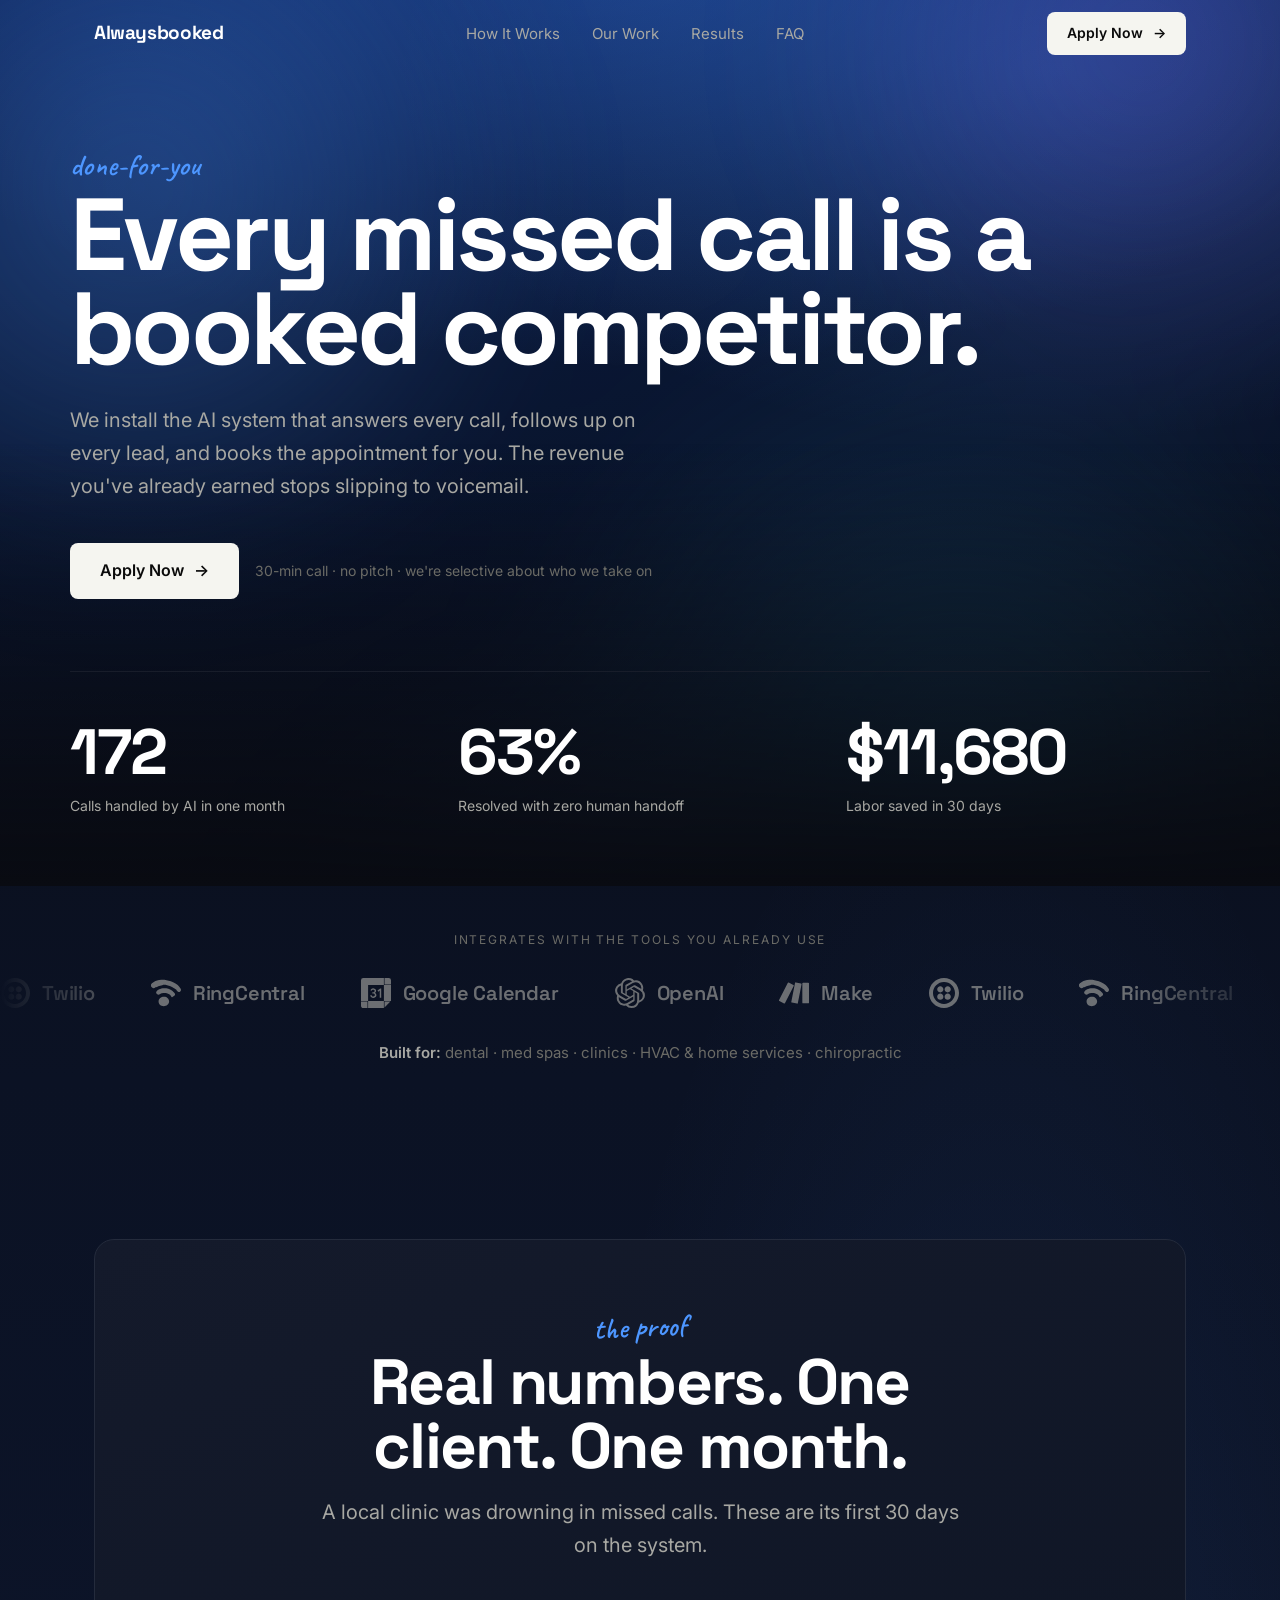
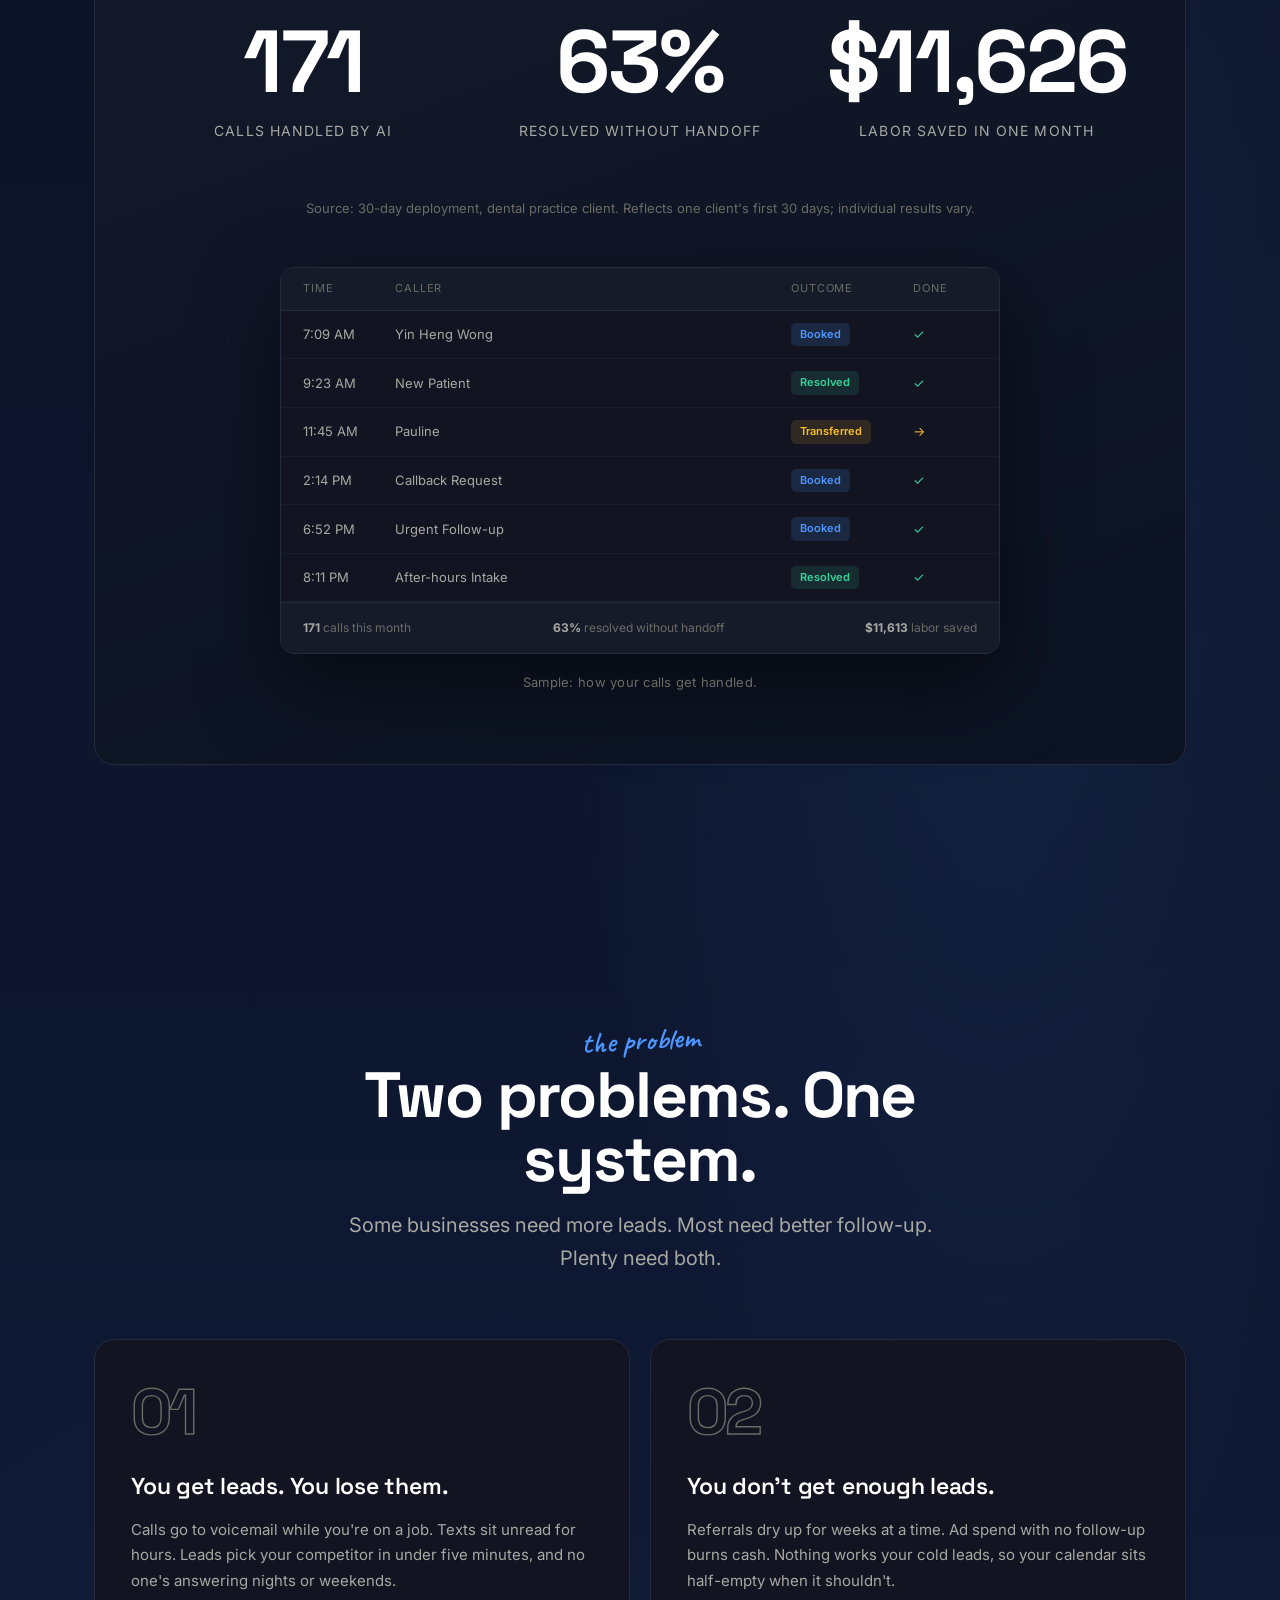
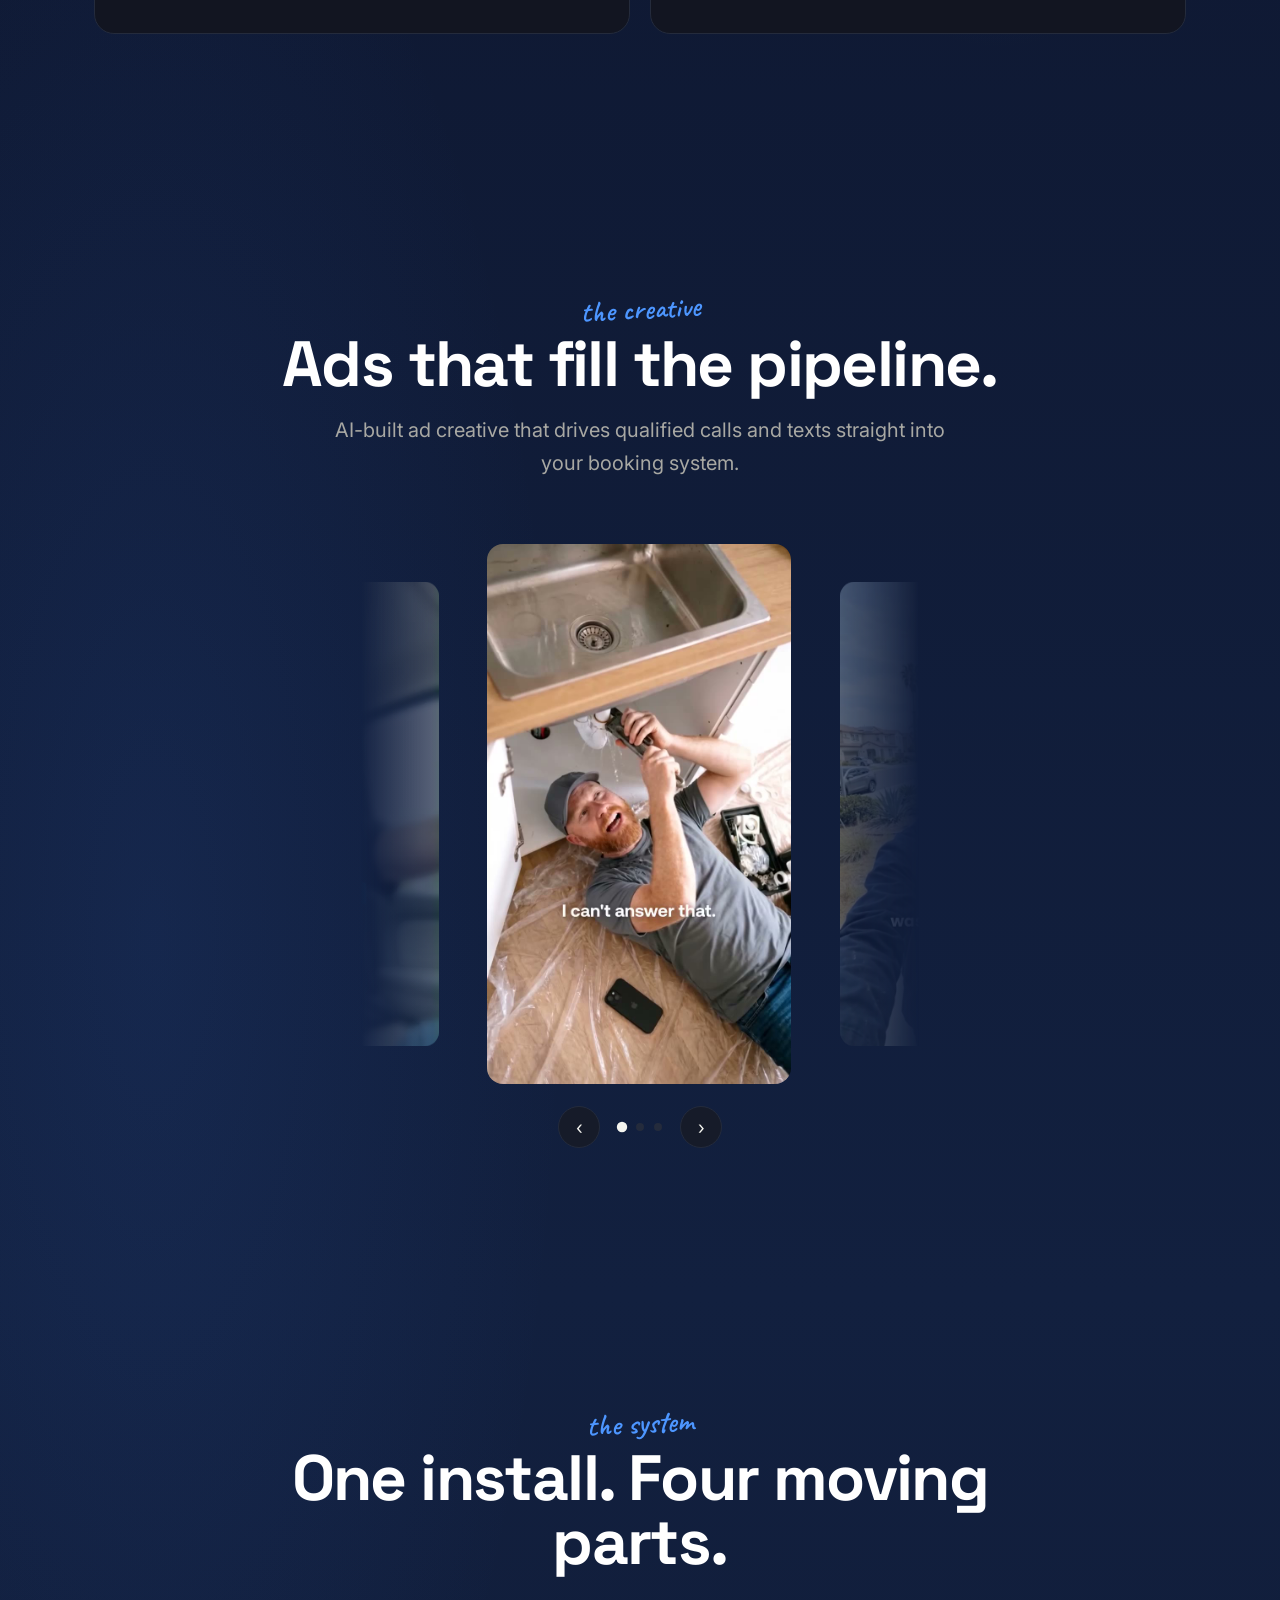
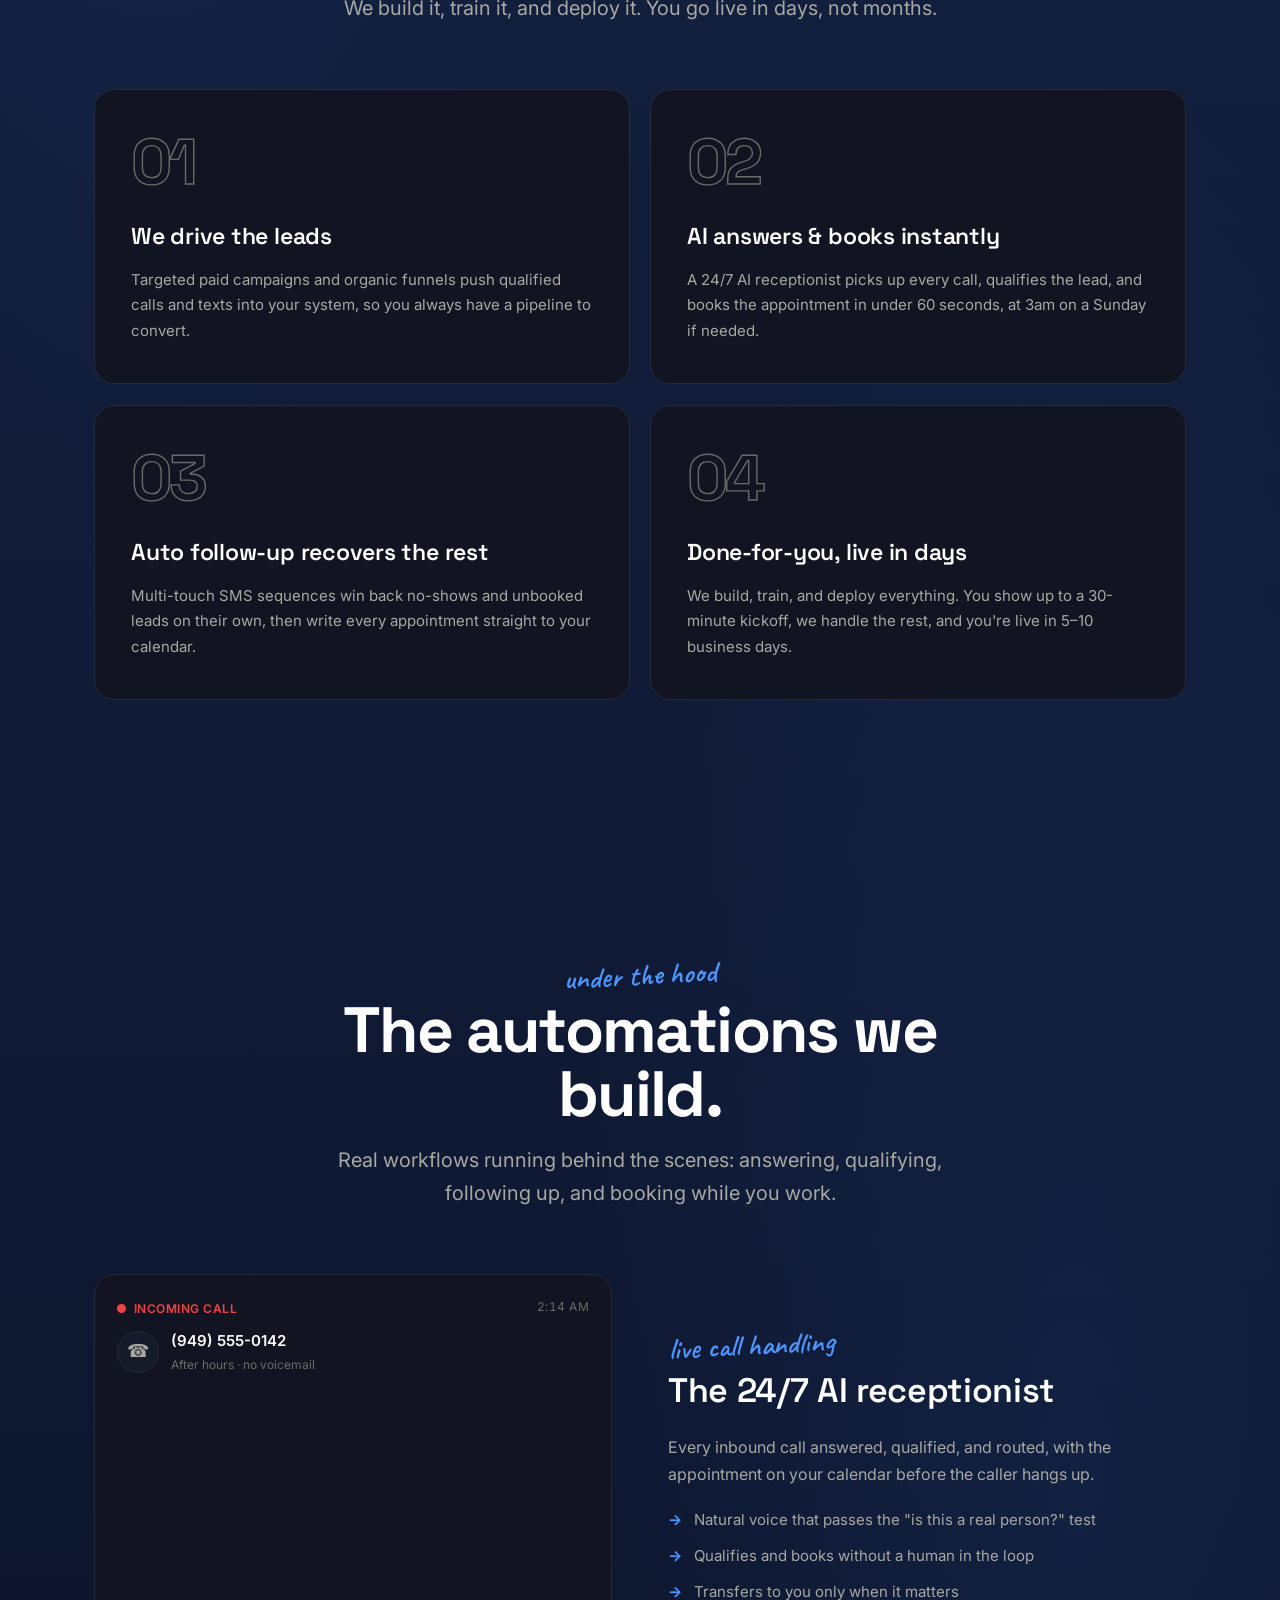
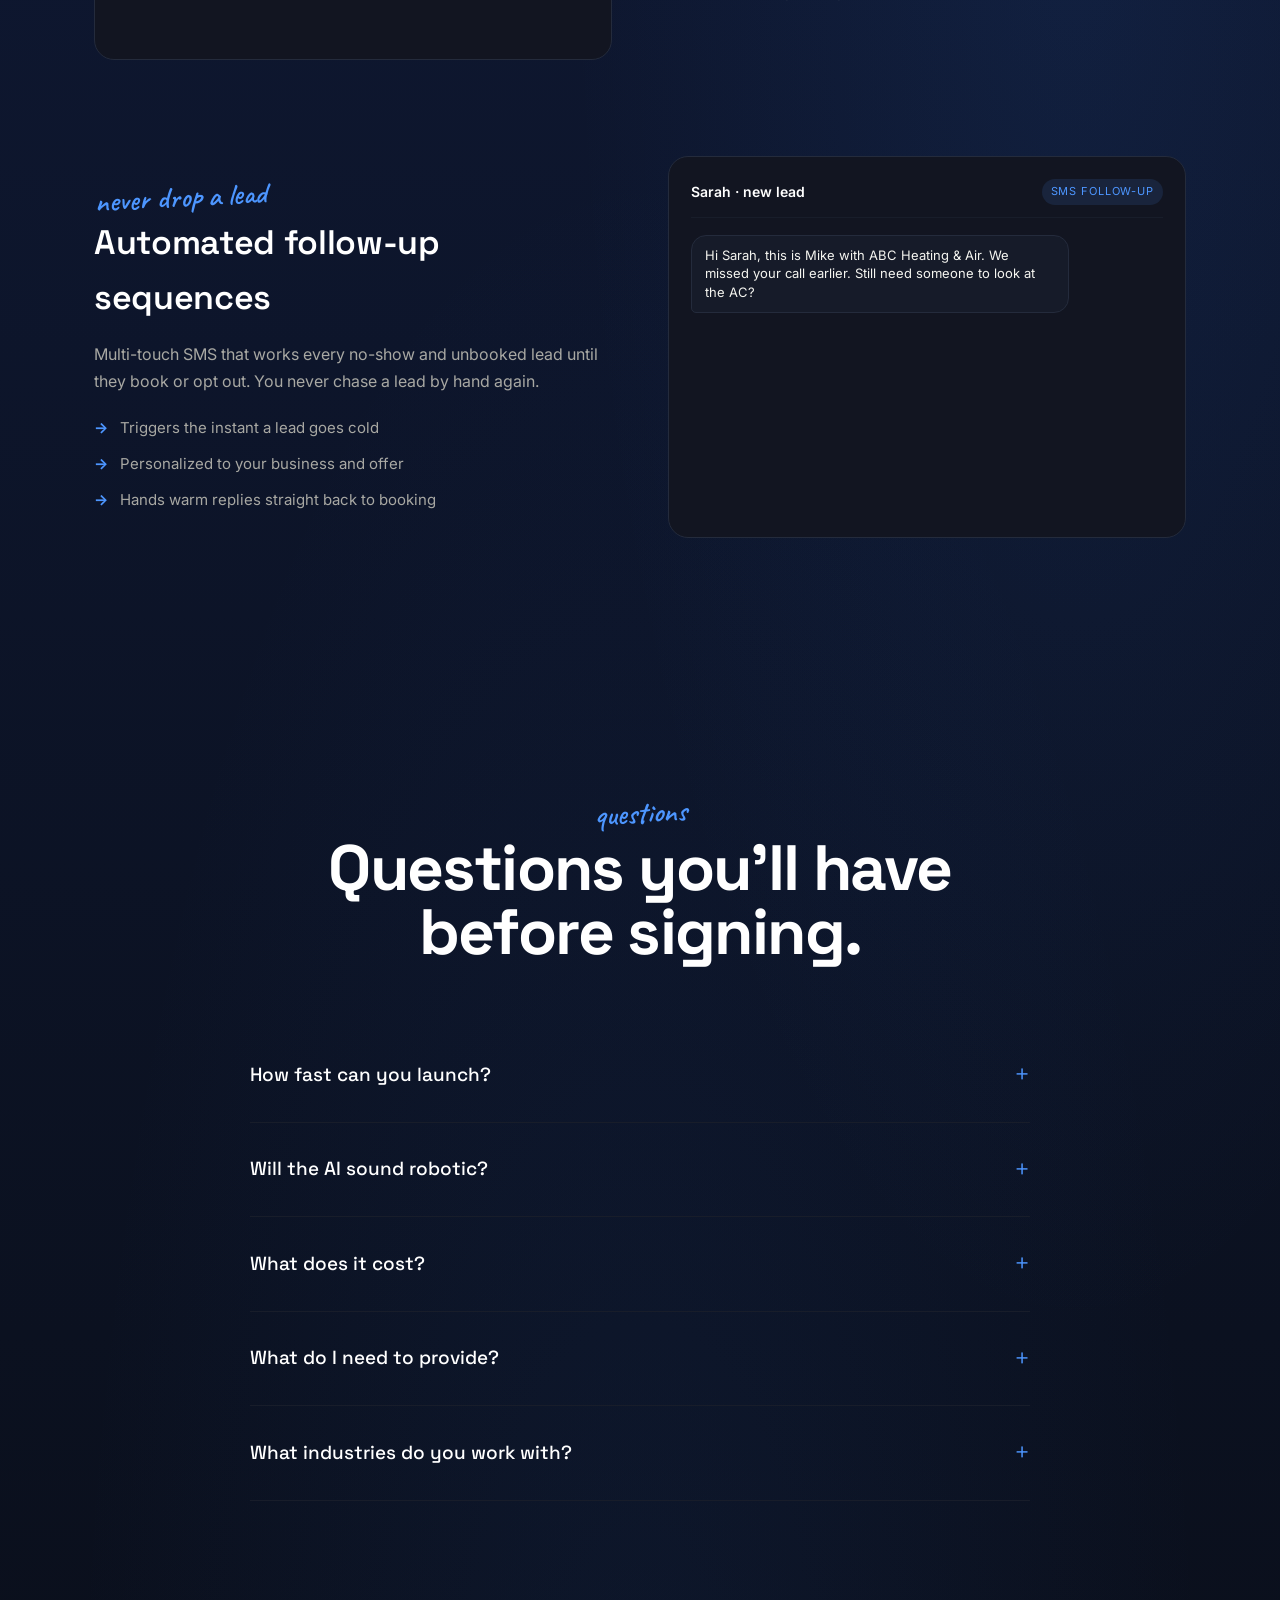
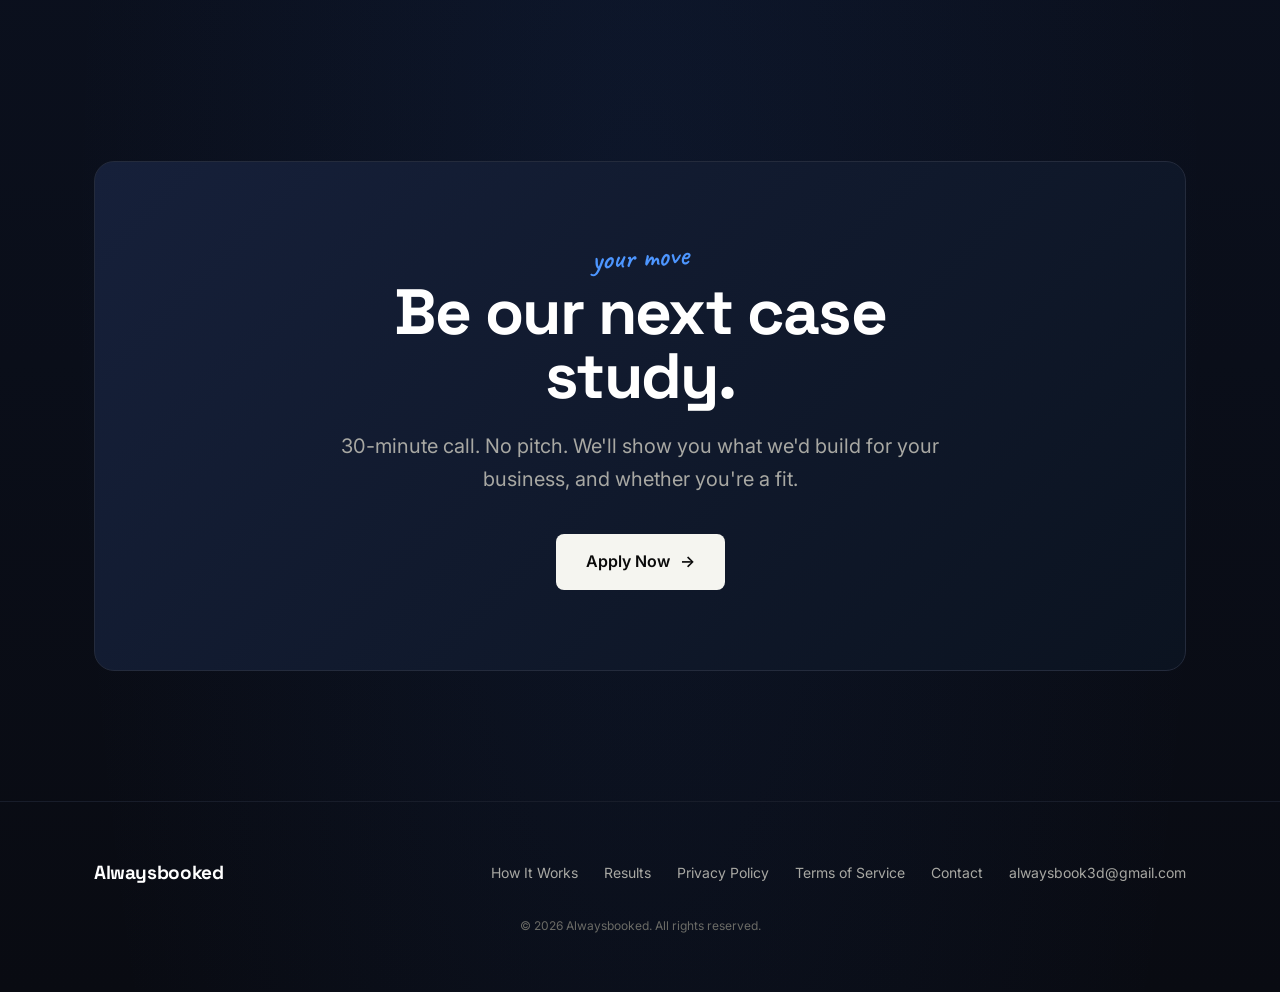
<file: index.html>
<!DOCTYPE html>
<html lang="en">
<head>
  <meta charset="UTF-8" />
  <meta name="facebook-domain-verification" content="u2ib69ljpt14i2oyfedyoy2mrhbpln" />
  <meta name="viewport" content="width=device-width, initial-scale=1.0" />
  <title>Alwaysbooked — AI Receptionist & Lead System for Local Service Businesses</title>
  <meta name="description" content="We install the AI system that answers every call, follows up on every lead, and books appointments around the clock. Done for you." />

  <link rel="canonical" href="https://www.alwaysbooked.us/" />
  <meta name="theme-color" content="#0a0a0a" />

  <!-- Icons / manifest -->
  <link rel="icon" type="image/png" sizes="32x32" href="/favicon-32.png" />
  <link rel="icon" type="image/png" sizes="16x16" href="/favicon-16.png" />
  <link rel="apple-touch-icon" href="/apple-touch-icon.png" />
  <link rel="manifest" href="/site.webmanifest" />

  <!-- Open Graph -->
  <meta property="og:site_name" content="Alwaysbooked" />
  <meta property="og:title" content="Alwaysbooked — AI Receptionist & Lead System for Local Service Businesses" />
  <meta property="og:description" content="We install the AI system that answers every call, follows up on every lead, and books appointments around the clock. Done for you." />
  <meta property="og:url" content="https://www.alwaysbooked.us/" />
  <meta property="og:type" content="website" />
  <!-- Drop the share image at the path below (1200x630). The tags already point to it. -->
  <meta property="og:image" content="https://www.alwaysbooked.us/assets/og-image.jpg" />
  <meta property="og:image:width" content="1200" />
  <meta property="og:image:height" content="630" />

  <!-- Twitter -->
  <meta name="twitter:card" content="summary_large_image" />
  <meta name="twitter:title" content="Alwaysbooked — AI Receptionist & Lead System for Local Service Businesses" />
  <meta name="twitter:description" content="We install the AI system that answers every call, follows up on every lead, and books appointments around the clock. Done for you." />
  <meta name="twitter:image" content="https://www.alwaysbooked.us/assets/og-image.jpg" />

  <!-- Fonts: Space Grotesk (display) + Inter (body) + Caveat (handwritten accent) -->
  <link rel="preconnect" href="https://fonts.googleapis.com" />
  <link rel="preconnect" href="https://fonts.gstatic.com" crossorigin />
  <link href="https://fonts.googleapis.com/css2?family=Caveat:wght@600&family=Inter:wght@400;500;600;700&family=Space+Grotesk:wght@500;600;700&display=swap" rel="stylesheet" />

  <link rel="stylesheet" href="styles.css" />

  <!-- Structured data: business + FAQ rich results -->
  <script type="application/ld+json">
  {
    "@context": "https://schema.org",
    "@graph": [
      {
        "@type": "ProfessionalService",
        "@id": "https://www.alwaysbooked.us/#business",
        "name": "Alwaysbooked",
        "url": "https://www.alwaysbooked.us/",
        "description": "Done-for-you AI receptionist and lead system that answers every call, follows up on every lead, and books appointments for local service businesses.",
        "email": "alwaysbook3d@gmail.com",
        "areaServed": "United States",
        "serviceType": ["AI receptionist", "Lead follow-up automation", "Appointment booking"],
        "audience": {
          "@type": "Audience",
          "audienceType": "Dental practices, med spas, clinics, HVAC and home services, chiropractic"
        }
      },
      {
        "@type": "WebSite",
        "@id": "https://www.alwaysbooked.us/#website",
        "url": "https://www.alwaysbooked.us/",
        "name": "Alwaysbooked",
        "publisher": { "@id": "https://www.alwaysbooked.us/#business" }
      },
      {
        "@type": "FAQPage",
        "@id": "https://www.alwaysbooked.us/#faq",
        "mainEntity": [
          { "@type": "Question", "name": "How fast can you launch?", "acceptedAnswer": { "@type": "Answer", "text": "Most installs go live in 5–10 business days. We handle the build, training, and deployment. You provide a phone number to forward, your booking calendar, and 30 minutes for a kickoff call." } },
          { "@type": "Question", "name": "Will the AI sound robotic?", "acceptedAnswer": { "@type": "Answer", "text": "No. Our system uses natural, human-sounding voices that pass the \"is this a real person?\" test. We tune the tone, pacing, and script to your business before going live." } },
          { "@type": "Question", "name": "What does it cost?", "acceptedAnswer": { "@type": "Answer", "text": "Pricing is scoped to your business: your call volume, the channels you want covered, and what we're building for you. We walk you through the exact number on the discovery call." } },
          { "@type": "Question", "name": "What do I need to provide?", "acceptedAnswer": { "@type": "Answer", "text": "A phone number to forward, access to your booking calendar, and 30 minutes for an onboarding call. We build and manage everything else." } },
          { "@type": "Question", "name": "What industries do you work with?", "acceptedAnswer": { "@type": "Answer", "text": "Best fit: dental, med spas, clinics, HVAC and home services, chiropractic, and any local service business that wants more leads and tighter follow-up. We drive leads with paid ads and outreach, then answer, follow up, and book them so nothing slips to voicemail." } }
        ]
      }
    ]
  }
  </script>
</head>
<body>

  <!-- ===================== NAV ===================== -->
  <nav>
    <div class="nav-inner">
      <a href="/" class="nav-logo">Alwaysbooked</a>
      <ul class="nav-links">
        <li><a href="#system">How It Works</a></li>
        <li><a href="#work">Our Work</a></li>
        <li><a href="#results">Results</a></li>
        <li><a href="#faq">FAQ</a></li>
      </ul>
      <div class="nav-right">
        <a href="https://cal.com/alwaysbooked/discoverycall?overlayCalendar=true" class="btn btn-primary btn-sm nav-cta" target="_blank" rel="noopener">Apply Now <span class="arrow">→</span></a>
        <button class="hamburger" aria-label="Toggle menu">
          <span></span><span></span><span></span>
        </button>
      </div>
    </div>
    <div class="mobile-menu">
      <ul>
        <li><a href="#system">How It Works</a></li>
        <li><a href="#work">Our Work</a></li>
        <li><a href="#results">Results</a></li>
        <li><a href="#faq">FAQ</a></li>
        <li><a href="/contact">Contact</a></li>
      </ul>
      <a href="https://cal.com/alwaysbooked/discoverycall?overlayCalendar=true" class="btn btn-primary" target="_blank" rel="noopener">Apply Now</a>
    </div>
  </nav>

  <main>
  <!-- ===================== HERO ===================== -->
  <section class="hero">
    <div class="hero-inner">
      <span class="accent-label reveal">done-for-you</span>
      <h1 class="reveal" data-delay="1">Every missed call is a booked competitor.</h1>
      <p class="subhead reveal" data-delay="2">We install the AI system that answers every call, follows up on every lead, and books the appointment for you. The revenue you've already earned stops slipping to voicemail.</p>
      <div class="hero-ctas reveal" data-delay="3">
        <a href="https://cal.com/alwaysbooked/discoverycall?overlayCalendar=true" class="btn btn-primary" target="_blank" rel="noopener">Apply Now <span class="arrow">→</span></a>
        <span class="hero-note">30-min call · no pitch · we're selective about who we take on</span>
      </div>

      <!-- Metrics ARE the visual -->
      <div class="hero-metrics reveal">
        <div class="hero-metric">
          <span class="num">172</span>
          <span class="lbl">Calls handled by AI in one month</span>
        </div>
        <div class="hero-metric">
          <span class="num">63%</span>
          <span class="lbl">Resolved with zero human handoff</span>
        </div>
        <div class="hero-metric">
          <span class="num">$11,680</span>
          <span class="lbl">Labor saved in 30 days</span>
        </div>
      </div>
    </div>
  </section>

  <!-- ===================== TRUST STRIP ===================== -->
  <section class="trust">
    <div class="container">
      <p class="trust-label">Integrates with the tools you already use</p>
    </div>
    <div class="marquee">
      <div class="marquee-track">
        <!-- Set 1 (read by screen readers via the wordmark text) -->
        <span class="marquee-item"><span class="logo-mark" style="--logo:url('/assets/logos/twilio.svg')"></span><span class="logo-name">Twilio</span></span>
        <span class="marquee-item"><span class="logo-mark" style="--logo:url('/assets/logos/ringcentral.svg')"></span><span class="logo-name">RingCentral</span></span>
        <span class="marquee-item"><span class="logo-mark" style="--logo:url('/assets/logos/googlecalendar.svg')"></span><span class="logo-name">Google Calendar</span></span>
        <span class="marquee-item"><span class="logo-mark" style="--logo:url('/assets/logos/openai.svg')"></span><span class="logo-name">OpenAI</span></span>
        <span class="marquee-item"><span class="logo-mark" style="--logo:url('/assets/logos/make.svg')"></span><span class="logo-name">Make</span></span>
        <!-- Sets 2-6 repeat for a seamless, screen-filling loop; hidden from AT -->
        <span class="marquee-item" aria-hidden="true"><span class="logo-mark" style="--logo:url('/assets/logos/twilio.svg')"></span><span class="logo-name">Twilio</span></span>
        <span class="marquee-item" aria-hidden="true"><span class="logo-mark" style="--logo:url('/assets/logos/ringcentral.svg')"></span><span class="logo-name">RingCentral</span></span>
        <span class="marquee-item" aria-hidden="true"><span class="logo-mark" style="--logo:url('/assets/logos/googlecalendar.svg')"></span><span class="logo-name">Google Calendar</span></span>
        <span class="marquee-item" aria-hidden="true"><span class="logo-mark" style="--logo:url('/assets/logos/openai.svg')"></span><span class="logo-name">OpenAI</span></span>
        <span class="marquee-item" aria-hidden="true"><span class="logo-mark" style="--logo:url('/assets/logos/make.svg')"></span><span class="logo-name">Make</span></span>        <span class="marquee-item" aria-hidden="true"><span class="logo-mark" style="--logo:url('/assets/logos/twilio.svg')"></span><span class="logo-name">Twilio</span></span>
        <span class="marquee-item" aria-hidden="true"><span class="logo-mark" style="--logo:url('/assets/logos/ringcentral.svg')"></span><span class="logo-name">RingCentral</span></span>
        <span class="marquee-item" aria-hidden="true"><span class="logo-mark" style="--logo:url('/assets/logos/googlecalendar.svg')"></span><span class="logo-name">Google Calendar</span></span>
        <span class="marquee-item" aria-hidden="true"><span class="logo-mark" style="--logo:url('/assets/logos/openai.svg')"></span><span class="logo-name">OpenAI</span></span>
        <span class="marquee-item" aria-hidden="true"><span class="logo-mark" style="--logo:url('/assets/logos/make.svg')"></span><span class="logo-name">Make</span></span>        <span class="marquee-item" aria-hidden="true"><span class="logo-mark" style="--logo:url('/assets/logos/twilio.svg')"></span><span class="logo-name">Twilio</span></span>
        <span class="marquee-item" aria-hidden="true"><span class="logo-mark" style="--logo:url('/assets/logos/ringcentral.svg')"></span><span class="logo-name">RingCentral</span></span>
        <span class="marquee-item" aria-hidden="true"><span class="logo-mark" style="--logo:url('/assets/logos/googlecalendar.svg')"></span><span class="logo-name">Google Calendar</span></span>
        <span class="marquee-item" aria-hidden="true"><span class="logo-mark" style="--logo:url('/assets/logos/openai.svg')"></span><span class="logo-name">OpenAI</span></span>
        <span class="marquee-item" aria-hidden="true"><span class="logo-mark" style="--logo:url('/assets/logos/make.svg')"></span><span class="logo-name">Make</span></span>        <span class="marquee-item" aria-hidden="true"><span class="logo-mark" style="--logo:url('/assets/logos/twilio.svg')"></span><span class="logo-name">Twilio</span></span>
        <span class="marquee-item" aria-hidden="true"><span class="logo-mark" style="--logo:url('/assets/logos/ringcentral.svg')"></span><span class="logo-name">RingCentral</span></span>
        <span class="marquee-item" aria-hidden="true"><span class="logo-mark" style="--logo:url('/assets/logos/googlecalendar.svg')"></span><span class="logo-name">Google Calendar</span></span>
        <span class="marquee-item" aria-hidden="true"><span class="logo-mark" style="--logo:url('/assets/logos/openai.svg')"></span><span class="logo-name">OpenAI</span></span>
        <span class="marquee-item" aria-hidden="true"><span class="logo-mark" style="--logo:url('/assets/logos/make.svg')"></span><span class="logo-name">Make</span></span>        <span class="marquee-item" aria-hidden="true"><span class="logo-mark" style="--logo:url('/assets/logos/twilio.svg')"></span><span class="logo-name">Twilio</span></span>
        <span class="marquee-item" aria-hidden="true"><span class="logo-mark" style="--logo:url('/assets/logos/ringcentral.svg')"></span><span class="logo-name">RingCentral</span></span>
        <span class="marquee-item" aria-hidden="true"><span class="logo-mark" style="--logo:url('/assets/logos/googlecalendar.svg')"></span><span class="logo-name">Google Calendar</span></span>
        <span class="marquee-item" aria-hidden="true"><span class="logo-mark" style="--logo:url('/assets/logos/openai.svg')"></span><span class="logo-name">OpenAI</span></span>
        <span class="marquee-item" aria-hidden="true"><span class="logo-mark" style="--logo:url('/assets/logos/make.svg')"></span><span class="logo-name">Make</span></span>      </div>
    </div>
    <div class="container">
      <p class="industries"><strong>Built for:</strong> dental · med spas · clinics · HVAC &amp; home services · chiropractic</p>
    </div>
  </section>

  <!-- ===================== PROOF / CASE STUDY (lead with proof) ===================== -->
  <section class="section" id="results">
    <div class="container">
      <div class="results reveal">
        <div class="section-head" style="margin-bottom:0;">
          <span class="accent-label">the proof</span>
          <h2>Real numbers. One client. One month.</h2>
          <p class="subhead">A local clinic was drowning in missed calls. These are its first 30 days on the system.</p>
        </div>

        <div class="results-grid">
          <div class="result-stat">
            <span class="num">172</span>
            <span class="lbl">Calls handled by AI</span>
          </div>
          <div class="result-stat">
            <span class="num">63%</span>
            <span class="lbl">Resolved without handoff</span>
          </div>
          <div class="result-stat">
            <span class="num">$11,680</span>
            <span class="lbl">Labor saved in one month</span>
          </div>
        </div>
        <p class="results-source">Source: 30-day deployment, dental practice client. Reflects one client's first 30 days; individual results vary.</p>

        <!-- Supporting visual: sample call log -->
        <div style="margin-top:48px;">
          <div class="proof-table">
            <div class="proof-table-header">
              <span>Time</span><span>Caller</span><span>Outcome</span><span>Done</span>
            </div>
            <div class="proof-table-row">
              <span>7:09 AM</span><span>Yin Heng Wong</span><span><span class="badge badge-booked">Booked</span></span><span style="color:var(--success);">✓</span>
            </div>
            <div class="proof-table-row">
              <span>9:23 AM</span><span>New Patient</span><span><span class="badge badge-resolved">Resolved</span></span><span style="color:var(--success);">✓</span>
            </div>
            <div class="proof-table-row">
              <span>11:45 AM</span><span>Pauline</span><span><span class="badge badge-transfer">Transferred</span></span><span style="color:var(--warn);">→</span>
            </div>
            <div class="proof-table-row">
              <span>2:14 PM</span><span>Callback Request</span><span><span class="badge badge-booked">Booked</span></span><span style="color:var(--success);">✓</span>
            </div>
            <div class="proof-table-row">
              <span>6:52 PM</span><span>Urgent Follow-up</span><span><span class="badge badge-booked">Booked</span></span><span style="color:var(--success);">✓</span>
            </div>
            <div class="proof-table-row">
              <span>8:11 PM</span><span>After-hours Intake</span><span><span class="badge badge-resolved">Resolved</span></span><span style="color:var(--success);">✓</span>
            </div>
            <div class="proof-table-footer">
              <span><strong>172</strong> calls this month</span>
              <span><strong>63%</strong> resolved without handoff</span>
              <span><strong>$11,680</strong> labor saved</span>
            </div>
          </div>
          <span class="proof-caption">Sample: how your calls get handled.</span>
        </div>
      </div>
    </div>
  </section>

  <!-- ===================== PROBLEM ===================== -->
  <section class="section" id="problem">
    <div class="container">
      <div class="section-head reveal">
        <span class="accent-label">the problem</span>
        <h2>Two problems. One system.</h2>
        <p class="subhead">Some businesses need more leads. Most need better follow-up. Plenty need both.</p>
      </div>
      <div class="system">
        <div class="step reveal">
          <div class="step-num">01</div>
          <h3>You get leads. You lose them.</h3>
          <p>Calls go to voicemail while you're on a job. Texts sit unread for hours. Leads pick your competitor in under five minutes, and no one's answering nights or weekends.</p>
        </div>
        <div class="step reveal" data-delay="1">
          <div class="step-num">02</div>
          <h3>You don't get enough leads.</h3>
          <p>Referrals dry up for weeks at a time. Ad spend with no follow-up burns cash. Nothing works your cold leads, so your calendar sits half-empty when it shouldn't.</p>
        </div>
      </div>
    </div>
  </section>

  <!-- ===================== AI AD CLIPS CAROUSEL ===================== -->
  <section class="section" id="work">
    <div class="container">
      <div class="section-head reveal">
        <span class="accent-label">the creative</span>
        <h2>Ads that fill the pipeline.</h2>
        <p class="subhead">AI-built ad creative that drives qualified calls and texts straight into your booking system.</p>
      </div>

      <div class="carousel reveal" data-carousel>
        <div class="carousel-viewport">
          <div class="carousel-track">
            <!--
              To add a clip, replace a .media-placeholder with:
              <video src="assets/ads/adN.mp4" poster="assets/ads/adN.jpg" muted loop playsinline preload="metadata"></video>
              Keep one .carousel-slide per clip; the first slide keeps class "is-active".
            -->
            <div class="carousel-slide is-active">
              <video src="assets/ads/ad1.mp4" poster="assets/ads/ad1.jpg" muted loop playsinline preload="metadata"></video>
            </div>
            <div class="carousel-slide">
              <video src="assets/ads/ad2.mp4" poster="assets/ads/ad2.jpg" muted loop playsinline preload="metadata"></video>
            </div>
            <div class="carousel-slide">
              <video src="assets/ads/ad3.mp4" poster="assets/ads/ad3.jpg" muted loop playsinline preload="metadata"></video>
            </div>
          </div>
        </div>
        <div class="carousel-nav">
          <button class="carousel-btn" data-carousel-prev aria-label="Previous clip">‹</button>
          <div class="carousel-dots" data-carousel-dots></div>
          <button class="carousel-btn" data-carousel-next aria-label="Next clip">›</button>
        </div>
      </div>
    </div>
  </section>

  <!-- ===================== THE SYSTEM (01–04) ===================== -->
  <section class="section" id="system">
    <div class="container">
      <div class="section-head reveal">
        <span class="accent-label">the system</span>
        <h2>One install. Four moving parts.</h2>
        <p class="subhead">We build it, train it, and deploy it. You go live in days, not months.</p>
      </div>
      <div class="system">
        <div class="step reveal">
          <div class="step-num">01</div>
          <h3>We drive the leads</h3>
          <p>Targeted paid campaigns and organic funnels push qualified calls and texts into your system, so you always have a pipeline to convert.</p>
        </div>
        <div class="step reveal" data-delay="1">
          <div class="step-num">02</div>
          <h3>AI answers &amp; books instantly</h3>
          <p>A 24/7 AI receptionist picks up every call, qualifies the lead, and books the appointment in under 60 seconds, at 3am on a Sunday if needed.</p>
        </div>
        <div class="step reveal">
          <div class="step-num">03</div>
          <h3>Auto follow-up recovers the rest</h3>
          <p>Multi-touch SMS sequences win back no-shows and unbooked leads on their own, then write every appointment straight to your calendar.</p>
        </div>
        <div class="step reveal" data-delay="1">
          <div class="step-num">04</div>
          <h3>Done-for-you, live in days</h3>
          <p>We build, train, and deploy everything. You show up to a 30-minute kickoff, we handle the rest, and you're live in 5–10 business days.</p>
        </div>
      </div>
    </div>
  </section>

  <!-- ===================== AUTOMATIONS SHOWCASE ===================== -->
  <section class="section">
    <div class="container">
      <div class="section-head reveal">
        <span class="accent-label">under the hood</span>
        <h2>The automations we build.</h2>
        <p class="subhead">Real workflows running behind the scenes: answering, qualifying, following up, and booking while you work.</p>
      </div>

      <div class="showcase">
        <!-- Showcase 1 -->
        <div class="showcase-row reveal">
          <div class="showcase-media">
            <div class="auto-anim auto-call" data-auto data-auto-steps="4" data-auto-hold="1500" data-auto-endhold="2800" aria-hidden="true">
              <div class="auto-head">
                <div class="auto-status-wrap">
                  <span class="auto-status auto-phase-incoming" data-phase="0"><span class="auto-dot"></span>Incoming call</span>
                  <span class="auto-status auto-phase-answer" data-phase="1"><span class="auto-dot"></span>Answering</span>
                  <span class="auto-status auto-phase-booked" data-phase="4"><span class="auto-dot"></span>Booked</span>
                </div>
                <span class="auto-clock">2:14 AM</span>
              </div>
              <div class="auto-caller auto-r is-shown" data-at="0">
                <div class="auto-avatar">☎</div>
                <div>
                  <div class="auto-caller-name">(949) 555-0142</div>
                  <div class="auto-caller-sub">After hours · no voicemail</div>
                </div>
              </div>
              <div class="auto-wave"><span></span><span></span><span></span><span></span><span></span><span></span><span></span></div>
              <div class="auto-transcript">
                <div class="auto-line ai auto-r" data-at="1">Thanks for calling ABC Heating &amp; Air, this is Sarah. What's going on?</div>
                <div class="auto-line cust auto-r" data-at="2">My AC quit and it's 90 degrees in here.</div>
                <div class="auto-line ai auto-r" data-at="3">I can have a tech out at 9 AM. Booking you now.</div>
              </div>
              <div class="auto-booked auto-r" data-at="4"><span class="chk">✓</span> Booked · Tomorrow 9:00 AM</div>
            </div>
          </div>
          <div class="showcase-text">
            <span class="accent-label">live call handling</span>
            <h3>The 24/7 AI receptionist</h3>
            <p>Every inbound call answered, qualified, and routed, with the appointment on your calendar before the caller hangs up.</p>
            <ul>
              <li>Natural voice that passes the "is this a real person?" test</li>
              <li>Qualifies and books without a human in the loop</li>
              <li>Transfers to you only when it matters</li>
            </ul>
          </div>
        </div>

        <!-- Showcase 2 -->
        <div class="showcase-row reverse reveal">
          <div class="showcase-media">
            <div class="auto-anim auto-sms" data-auto data-auto-steps="4" data-auto-hold="1600" data-auto-endhold="2800" aria-hidden="true">
              <div class="auto-sms-head">
                <span class="auto-sms-name">Sarah · new lead</span>
                <span class="auto-sms-tag">SMS follow-up</span>
              </div>
              <div class="auto-thread">
                <div class="auto-msg out auto-r" data-at="0">Hi Sarah, this is Mike with ABC Heating &amp; Air. We missed your call earlier. Still need someone to look at the AC?</div>
                <div class="auto-msg in auto-r" data-at="1">Yes. Can someone come tomorrow morning?</div>
                <div class="auto-typing" data-only="2"><span></span><span></span><span></span></div>
                <div class="auto-msg out auto-r" data-at="3">Booked you for 9 AM. You'll get a reminder the night before.</div>
              </div>
              <div class="auto-booked auto-r" data-at="4"><span class="chk">✓</span> Booked · Tomorrow 9:00 AM</div>
            </div>
          </div>
          <div class="showcase-text">
            <span class="accent-label">never drop a lead</span>
            <h3>Automated follow-up sequences</h3>
            <p>Multi-touch SMS that works every no-show and unbooked lead until they book or opt out. You never chase a lead by hand again.</p>
            <ul>
              <li>Triggers the instant a lead goes cold</li>
              <li>Personalized to your business and offer</li>
              <li>Hands warm replies straight back to booking</li>
            </ul>
          </div>
        </div>

        <!-- Deferred slot: lead-flow flowchart goes here later.
        <div class="showcase-row reveal">
          <div class="showcase-media"><img src="assets/automations/lead-flowchart.png" alt="Lead flow diagram" /></div>
          <div class="showcase-text">...</div>
        </div>
        -->
      </div>
    </div>
  </section>

  <!-- ===================== FAQ ===================== -->
  <section class="section" id="faq">
    <div class="container">
      <div class="section-head reveal">
        <span class="accent-label">questions</span>
        <h2>Questions you'll have before signing.</h2>
      </div>
      <div class="faq-wrap reveal">
        <details class="faq-item">
          <summary>How fast can you launch?</summary>
          <p>Most installs go live in 5–10 business days. We handle the build, training, and deployment. You provide a phone number to forward, your booking calendar, and 30 minutes for a kickoff call.</p>
        </details>
        <details class="faq-item">
          <summary>Will the AI sound robotic?</summary>
          <p>No. Our system uses natural, human-sounding voices that pass the "is this a real person?" test. We tune the tone, pacing, and script to your business before going live.</p>
        </details>
        <details class="faq-item">
          <summary>What does it cost?</summary>
          <p>Pricing is scoped to your business: your call volume, the channels you want covered, and what we're building for you. We walk you through the exact number on the discovery call.</p>
        </details>
        <details class="faq-item">
          <summary>What do I need to provide?</summary>
          <p>A phone number to forward, access to your booking calendar, and 30 minutes for an onboarding call. We build and manage everything else.</p>
        </details>
        <details class="faq-item">
          <summary>What industries do you work with?</summary>
          <p>Best fit: dental, med spas, clinics, HVAC and home services, chiropractic, and any local service business that wants more leads and tighter follow-up. We drive leads with paid ads and outreach, then answer, follow up, and book them so nothing slips to voicemail.</p>
        </details>
      </div>
    </div>
  </section>

  <!-- ===================== FINAL CTA ===================== -->
  <section class="section">
    <div class="container">
      <div class="cta-section reveal">
        <span class="accent-label">your move</span>
        <h2>Be our next case study.</h2>
        <p class="subhead">30-minute call. No pitch. We'll show you what we'd build for your business, and whether you're a fit.</p>
        <a href="https://cal.com/alwaysbooked/discoverycall?overlayCalendar=true" class="btn btn-primary" target="_blank" rel="noopener">Apply Now <span class="arrow">→</span></a>
      </div>
    </div>
  </section>

  </main>

  <!-- ===================== FOOTER ===================== -->
  <footer>
    <div class="container">
      <div class="footer-inner">
        <a href="/" class="nav-logo">Alwaysbooked</a>
        <ul class="footer-links">
          <li><a href="#system">How It Works</a></li>
          <li><a href="#results">Results</a></li>
          <li><a href="/privacy">Privacy Policy</a></li>
          <li><a href="/terms">Terms of Service</a></li>
          <li><a href="/contact">Contact</a></li>
          <li><a href="mailto:alwaysbook3d@gmail.com">alwaysbook3d@gmail.com</a></li>
        </ul>
      </div>
      <p class="footer-copy">© 2026 Alwaysbooked. All rights reserved.</p>
    </div>
  </footer>

  <!-- ===================== SCRIPTS ===================== -->
  <script>
    // --- Mobile nav ---
    (function () {
      var hamburger = document.querySelector('.hamburger');
      var menu = document.querySelector('.mobile-menu');
      if (hamburger && menu) {
        hamburger.addEventListener('click', function () {
          menu.classList.toggle('is-open');
          hamburger.classList.toggle('is-active');
        });
        menu.querySelectorAll('a').forEach(function (a) {
          a.addEventListener('click', function () {
            menu.classList.remove('is-open');
            hamburger.classList.remove('is-active');
          });
        });
      }
    })();

    // --- Nav blends with hero at top, frosts on scroll ---
    (function () {
      var nav = document.querySelector('nav');
      if (!nav) return;
      var onScroll = function () {
        nav.classList.toggle('scrolled', window.scrollY > 12);
      };
      onScroll();
      window.addEventListener('scroll', onScroll, { passive: true });
    })();

    // --- Scroll reveal ---
    (function () {
      var els = document.querySelectorAll('.reveal');
      if (!('IntersectionObserver' in window) || !els.length) {
        els.forEach(function (el) { el.classList.add('is-visible'); });
        return;
      }
      var io = new IntersectionObserver(function (entries) {
        entries.forEach(function (entry) {
          if (entry.isIntersecting) {
            entry.target.classList.add('is-visible');
            io.unobserve(entry.target);
          }
        });
      }, { threshold: 0.12, rootMargin: '0px 0px -40px 0px' });
      els.forEach(function (el) { io.observe(el); });
    })();

    // --- Stat count-up on scroll into view ---
    (function () {
      var els = document.querySelectorAll('.hero-metric .num, .result-stat .num, .proof-table-footer strong');
      if (!els.length) return;

      // Parse "$11,680" / "63%" / "172" into { prefix, target, suffix }.
      function parse(text) {
        var m = /^(\D*?)([\d,]+)(\D*)$/.exec(text.trim());
        if (!m) return null;
        var target = parseInt(m[2].replace(/,/g, ''), 10);
        if (isNaN(target)) return null;
        return { prefix: m[1], target: target, suffix: m[3], original: text };
      }

      function withCommas(n) {
        return String(n).replace(/\B(?=(\d{3})+(?!\d))/g, ',');
      }

      function render(el, data, value) {
        el.textContent = data.prefix + withCommas(value) + data.suffix;
      }

      function setFinal(el, data) {
        el.textContent = data.original; // exact original text, no drift
      }

      var reduced = window.matchMedia &&
        window.matchMedia('(prefers-reduced-motion: reduce)').matches;

      var items = [];
      els.forEach(function (el) {
        var data = parse(el.textContent);
        if (data) items.push({ el: el, data: data });
      });
      if (!items.length) return;

      if (reduced || !('IntersectionObserver' in window)) {
        items.forEach(function (it) { setFinal(it.el, it.data); });
        return;
      }

      var DURATION = 1400;
      function easeOut(t) { return 1 - Math.pow(1 - t, 3); }

      function animate(el, data) {
        var start = null;
        function step(ts) {
          if (start === null) start = ts;
          var t = Math.min((ts - start) / DURATION, 1);
          var value = Math.round(easeOut(t) * data.target);
          if (t >= 1) { setFinal(el, data); return; }
          render(el, data, value);
          requestAnimationFrame(step);
        }
        requestAnimationFrame(step);
      }

      var io = new IntersectionObserver(function (entries) {
        entries.forEach(function (entry) {
          if (!entry.isIntersecting) return;
          io.unobserve(entry.target);
          var match = null;
          for (var i = 0; i < items.length; i++) {
            if (items[i].el === entry.target) { match = items[i]; break; }
          }
          if (match) animate(match.el, match.data);
        });
      }, { threshold: 0.4, rootMargin: '0px 0px -40px 0px' });

      items.forEach(function (it) { io.observe(it.el); });
    })();

    // --- Automation mockups (looping step sequences) ---
    (function () {
      var reduce = window.matchMedia && window.matchMedia('(prefers-reduced-motion: reduce)').matches;
      document.querySelectorAll('[data-auto]').forEach(function (el) {
        var steps = parseInt(el.getAttribute('data-auto-steps'), 10) || 0;
        var hold = parseInt(el.getAttribute('data-auto-hold'), 10) || 1500;
        var endHold = parseInt(el.getAttribute('data-auto-endhold'), 10) || 2800;
        var ats = Array.prototype.slice.call(el.querySelectorAll('[data-at]'));
        var onlys = Array.prototype.slice.call(el.querySelectorAll('[data-only]'));
        var phases = Array.prototype.slice.call(el.querySelectorAll('[data-phase]'));
        var step = 0, timer = null;

        function paint() {
          el.setAttribute('data-step', step);
          ats.forEach(function (n) { n.classList.toggle('is-shown', step >= parseInt(n.getAttribute('data-at'), 10)); });
          onlys.forEach(function (n) { n.classList.toggle('is-shown', step === parseInt(n.getAttribute('data-only'), 10)); });
          var active = null;
          phases.forEach(function (n) {
            var p = parseInt(n.getAttribute('data-phase'), 10);
            if (p <= step && (active === null || p > parseInt(active.getAttribute('data-phase'), 10))) active = n;
          });
          phases.forEach(function (n) { n.classList.toggle('is-shown', n === active); });
        }

        function tick() {
          paint();
          var last = step >= steps;
          step = last ? 0 : step + 1;
          timer = setTimeout(tick, last ? endHold : hold);
        }

        if (reduce) { step = steps; paint(); return; }

        if ('IntersectionObserver' in window) {
          var io = new IntersectionObserver(function (entries) {
            entries.forEach(function (e) {
              if (e.isIntersecting && timer === null) { step = 0; tick(); }
              else if (!e.isIntersecting && timer !== null) { clearTimeout(timer); timer = null; }
            });
          }, { threshold: 0.3 });
          io.observe(el);
        } else { tick(); }
      });
    })();

    // --- Carousel (center coverflow, infinite) ---
    (function () {
      document.querySelectorAll('[data-carousel]').forEach(function (root) {
        var viewport = root.querySelector('.carousel-viewport');
        var track = root.querySelector('.carousel-track');
        var realSlides = Array.prototype.slice.call(track.querySelectorAll('.carousel-slide'));
        var dotsWrap = root.querySelector('[data-carousel-dots]');
        var prev = root.querySelector('[data-carousel-prev]');
        var next = root.querySelector('[data-carousel-next]');
        var realN = realSlides.length;
        if (!track || !viewport || realN === 0) return;

        // Triplicate the set so a real neighbour always peeks on both sides.
        function cloneSlide(s) {
          var c = s.cloneNode(true);
          c.classList.remove('is-active');
          var v = c.querySelector('video');
          if (v) { v.removeAttribute('autoplay'); v.preload = 'none'; }
          return c;
        }
        var before = realSlides.map(cloneSlide);
        var after = realSlides.map(cloneSlide);
        before.forEach(function (c) { track.insertBefore(c, realSlides[0]); });
        after.forEach(function (c) { track.appendChild(c); });
        var allSlides = Array.prototype.slice.call(track.querySelectorAll('.carousel-slide'));

        var pos = realN;          // absolute index of the centered slide (start: middle set)
        var animating = false;

        // Build dots (one per real clip)
        var dots = [];
        for (var d = 0; d < realN; d++) {
          (function (di) {
            var b = document.createElement('button');
            b.className = 'carousel-dot' + (di === 0 ? ' is-active' : '');
            b.setAttribute('aria-label', 'Go to clip ' + (di + 1));
            b.addEventListener('click', function () { goTo(realN + di); });
            if (dotsWrap) dotsWrap.appendChild(b);
            dots.push(b);
          })(d);
        }

        function metrics() {
          var sw = allSlides[0].offsetWidth;
          var gap = parseFloat(getComputedStyle(track).columnGap || getComputedStyle(track).gap) || 0;
          return { step: sw + gap, sw: sw, vw: viewport.clientWidth };
        }

        function render(animate) {
          var m = metrics();
          if (!animate) track.style.transition = 'none';
          track.style.transform = 'translateX(' + (m.vw / 2 - (pos * m.step + m.sw / 2)) + 'px)';
          if (!animate) { void track.offsetWidth; track.style.transition = ''; }

          allSlides.forEach(function (s, si) { s.classList.toggle('is-active', si === pos); });
          var logical = ((pos - realN) % realN + realN) % realN;
          dots.forEach(function (b, di) { b.classList.toggle('is-active', di === logical); });

          allSlides.forEach(function (s, si) {
            var v = s.querySelector('video');
            if (!v) return;
            if (si === pos) { try { v.currentTime = 0; } catch (e) {} var p = v.play(); if (p && p.catch) p.catch(function () {}); }
            else { v.pause(); }
          });
        }

        function goTo(p) {
          if (animating) return;
          pos = p;
          animating = true;
          render(true);
        }

        // After the slide finishes, snap from a clone set back into the middle set (invisible).
        track.addEventListener('transitionend', function (e) {
          if (e.target !== track || e.propertyName !== 'transform') return;
          animating = false;
          if (pos >= 2 * realN) { pos -= realN; render(false); }
          else if (pos < realN) { pos += realN; render(false); }
        });

        if (prev) prev.addEventListener('click', function () { goTo(pos - 1); });
        if (next) next.addEventListener('click', function () { goTo(pos + 1); });

        // Touch swipe
        var startX = 0, dx = 0, dragging = false;
        viewport.addEventListener('touchstart', function (e) { startX = e.touches[0].clientX; dragging = true; }, { passive: true });
        viewport.addEventListener('touchmove', function (e) { if (dragging) dx = e.touches[0].clientX - startX; }, { passive: true });
        viewport.addEventListener('touchend', function () {
          if (dragging && Math.abs(dx) > 50) { goTo(pos + (dx < 0 ? 1 : -1)); }
          dragging = false; dx = 0;
        });

        var rt;
        window.addEventListener('resize', function () {
          clearTimeout(rt);
          rt = setTimeout(function () { render(false); }, 120);
        });

        render(false);
      });
    })();
  </script>

</body>
</html>
</file>
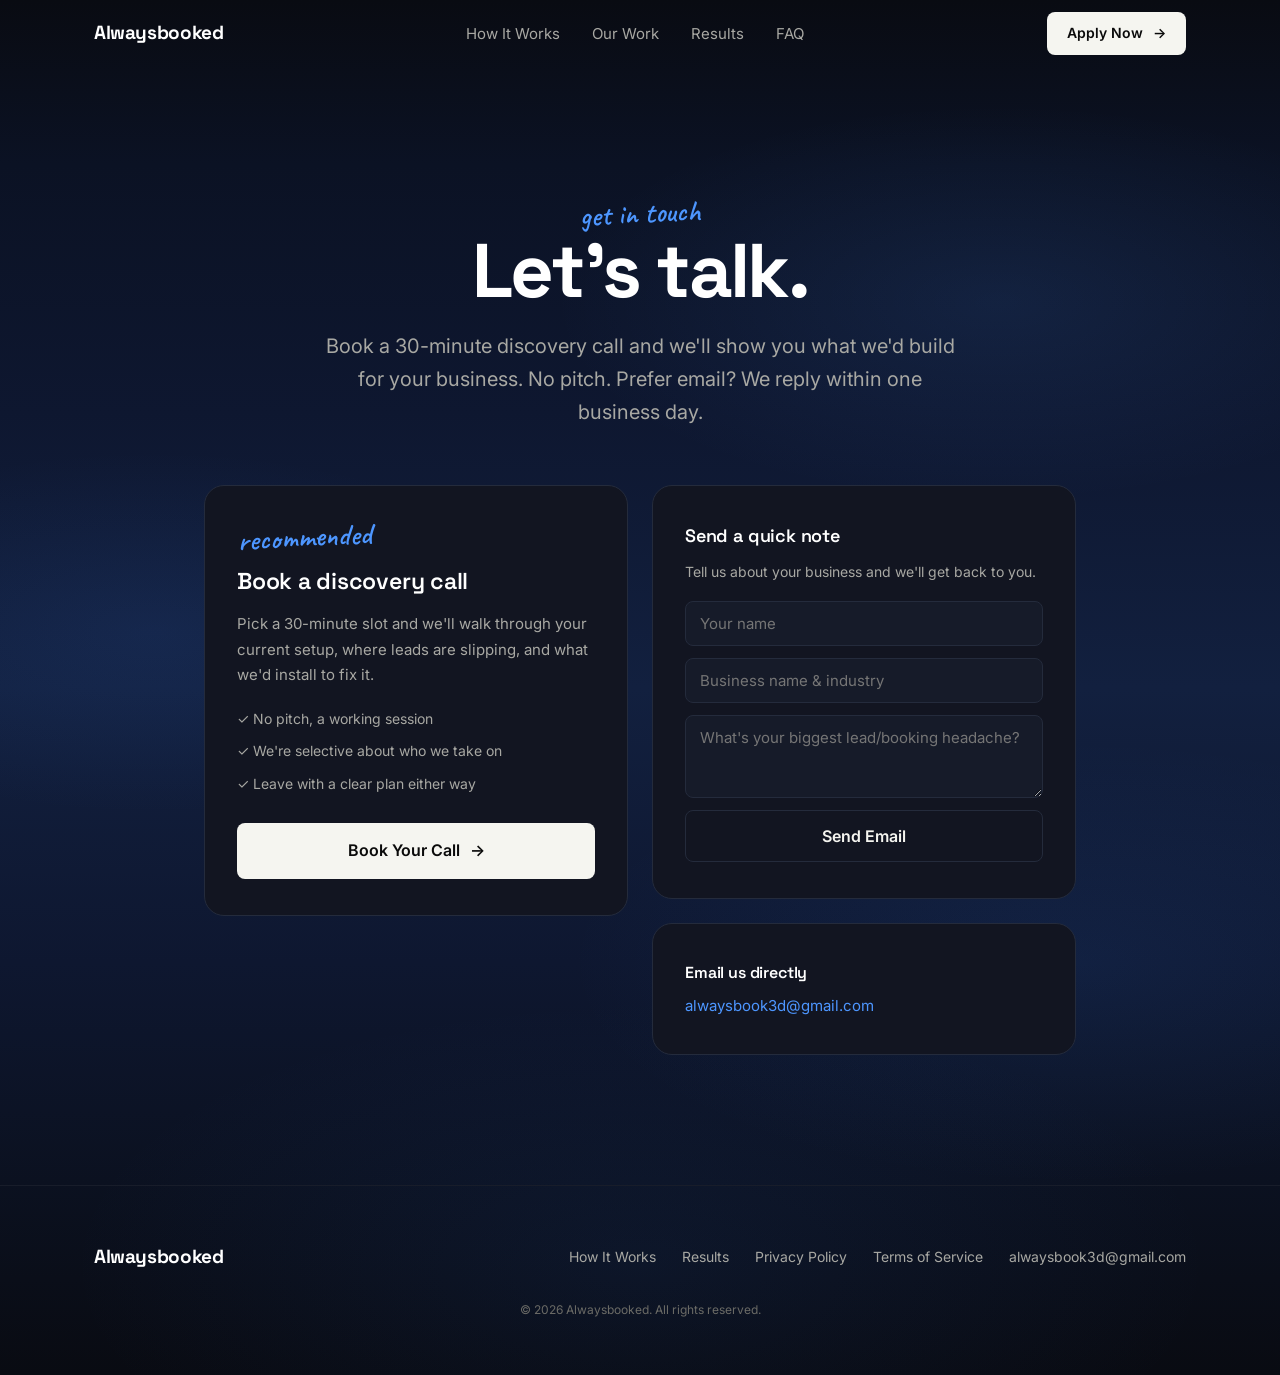
<file: contact.html>
<!DOCTYPE html>
<html lang="en">
<head>
  <meta charset="UTF-8" />
  <meta name="viewport" content="width=device-width, initial-scale=1.0" />
  <title>Contact — Alwaysbooked</title>
  <meta name="description" content="Book a 30-minute discovery call or email us. We reply within one business day." />

  <link rel="canonical" href="https://www.alwaysbooked.us/contact" />
  <meta name="theme-color" content="#0a0a0a" />
  <link rel="icon" type="image/png" sizes="32x32" href="/favicon-32.png" />
  <link rel="icon" type="image/png" sizes="16x16" href="/favicon-16.png" />
  <link rel="apple-touch-icon" href="/apple-touch-icon.png" />
  <link rel="manifest" href="/site.webmanifest" />

  <!-- Open Graph -->
  <meta property="og:site_name" content="Alwaysbooked" />
  <meta property="og:title" content="Contact — Alwaysbooked" />
  <meta property="og:description" content="Book a 30-minute discovery call or email us. We reply within one business day." />
  <meta property="og:url" content="https://www.alwaysbooked.us/contact" />
  <meta property="og:type" content="website" />
  <meta property="og:image" content="https://www.alwaysbooked.us/assets/og-image.jpg" />

  <!-- Twitter -->
  <meta name="twitter:card" content="summary_large_image" />
  <meta name="twitter:title" content="Contact — Alwaysbooked" />
  <meta name="twitter:description" content="Book a 30-minute discovery call or email us. We reply within one business day." />
  <meta name="twitter:image" content="https://www.alwaysbooked.us/assets/og-image.jpg" />

  <link rel="preconnect" href="https://fonts.googleapis.com" />
  <link rel="preconnect" href="https://fonts.gstatic.com" crossorigin />
  <link href="https://fonts.googleapis.com/css2?family=Caveat:wght@600&family=Inter:wght@400;500;600;700&family=Space+Grotesk:wght@500;600;700&display=swap" rel="stylesheet" />
  <link rel="stylesheet" href="styles.css" />

  <style>
    body { padding-top: 68px; }
    .contact-grid {
      display: grid;
      grid-template-columns: 1fr 1fr;
      gap: 24px;
      align-items: start;
    }
    @media (max-width: 860px) {
      .contact-grid { grid-template-columns: 1fr; }
    }
  </style>

  <script type="application/ld+json">
  {
    "@context": "https://schema.org",
    "@type": "ContactPage",
    "name": "Contact Alwaysbooked",
    "url": "https://www.alwaysbooked.us/contact",
    "mainEntity": {
      "@type": "Organization",
      "name": "Alwaysbooked",
      "url": "https://www.alwaysbooked.us/",
      "email": "alwaysbook3d@gmail.com"
    }
  }
  </script>
</head>
<body>

  <!-- ===================== NAV ===================== -->
  <nav>
    <div class="nav-inner">
      <a href="/" class="nav-logo">Alwaysbooked</a>
      <ul class="nav-links">
        <li><a href="/#system">How It Works</a></li>
        <li><a href="/#work">Our Work</a></li>
        <li><a href="/#results">Results</a></li>
        <li><a href="/#faq">FAQ</a></li>
      </ul>
      <div class="nav-right">
        <a href="https://cal.com/alwaysbooked/discoverycall?overlayCalendar=true" class="btn btn-primary btn-sm nav-cta" target="_blank" rel="noopener">Apply Now <span class="arrow">→</span></a>
        <button class="hamburger" aria-label="Toggle menu">
          <span></span><span></span><span></span>
        </button>
      </div>
    </div>
    <div class="mobile-menu">
      <ul>
        <li><a href="/#system">How It Works</a></li>
        <li><a href="/#work">Our Work</a></li>
        <li><a href="/#results">Results</a></li>
        <li><a href="/#faq">FAQ</a></li>
        <li><a href="/contact">Contact</a></li>
      </ul>
      <a href="https://cal.com/alwaysbooked/discoverycall?overlayCalendar=true" class="btn btn-primary" target="_blank" rel="noopener">Apply Now</a>
    </div>
  </nav>

  <main>
    <section style="padding: 130px 24px 56px; text-align:center;">
      <div class="container" style="max-width:680px;">
        <span class="accent-label">get in touch</span>
        <h1 style="font-size: clamp(40px, 6vw, 76px);">Let's talk.</h1>
        <p class="subhead" style="margin: 24px auto 0;">Book a 30-minute discovery call and we'll show you what we'd build for your business. No pitch. Prefer email? We reply within one business day.</p>
      </div>
    </section>

    <section style="padding: 0 24px 130px;">
      <div class="container" style="max-width:920px;">
        <div class="contact-grid">
          <!-- Primary: booking -->
          <div class="card">
            <span class="accent-label" style="margin-bottom:0;">recommended</span>
            <h3 style="margin-top:8px;">Book a discovery call</h3>
            <p style="margin-top:12px; color:var(--text-dim); font-size:15px; line-height:1.7;">Pick a 30-minute slot and we'll walk through your current setup, where leads are slipping, and what we'd install to fix it.</p>
            <ul style="margin-top:20px; display:flex; flex-direction:column; gap:10px;">
              <li style="color:var(--text-dim); font-size:14px;">✓ No pitch, a working session</li>
              <li style="color:var(--text-dim); font-size:14px;">✓ We're selective about who we take on</li>
              <li style="color:var(--text-dim); font-size:14px;">✓ Leave with a clear plan either way</li>
            </ul>
            <a href="https://cal.com/alwaysbooked/discoverycall?overlayCalendar=true" class="btn btn-primary" target="_blank" rel="noopener" style="margin-top:28px; width:100%; justify-content:center;">Book Your Call <span class="arrow">→</span></a>
          </div>

          <!-- Secondary: email + quick note form (mailto, always works) -->
          <div style="display:flex; flex-direction:column; gap:24px;">
            <div class="card">
              <h3 style="font-size:18px;">Send a quick note</h3>
              <p style="margin-top:10px; color:var(--text-dim); font-size:14px; line-height:1.6;">Tell us about your business and we'll get back to you.</p>
              <!--
                This form opens the visitor's email client pre-filled (no backend needed).
                To capture submissions automatically later, swap the action for a
                Formspree/Tally endpoint: <form action="https://formspree.io/f/XXXX" method="POST">
              -->
              <form action="mailto:alwaysbook3d@gmail.com" method="post" enctype="text/plain" style="margin-top:18px; display:flex; flex-direction:column; gap:12px;">
                <input type="text" name="name" placeholder="Your name" aria-label="Your name" autocomplete="name" required
                  style="background:var(--bg-elevated); border:1px solid var(--border); border-radius:8px; padding:12px 14px; color:var(--text); font-family:inherit; font-size:15px;" />
                <input type="text" name="business" placeholder="Business name & industry" aria-label="Business name and industry" autocomplete="organization"
                  style="background:var(--bg-elevated); border:1px solid var(--border); border-radius:8px; padding:12px 14px; color:var(--text); font-family:inherit; font-size:15px;" />
                <textarea name="message" rows="3" placeholder="What's your biggest lead/booking headache?" aria-label="Your message"
                  style="background:var(--bg-elevated); border:1px solid var(--border); border-radius:8px; padding:12px 14px; color:var(--text); font-family:inherit; font-size:15px; resize:vertical;"></textarea>
                <button type="submit" class="btn btn-ghost" style="width:100%; justify-content:center;">Send Email</button>
              </form>
            </div>
            <div class="card">
              <h3 style="font-size:16px;">Email us directly</h3>
              <a href="mailto:alwaysbook3d@gmail.com" style="color:var(--accent); font-size:15px; display:block; margin-top:8px;">alwaysbook3d@gmail.com</a>
            </div>
          </div>
        </div>
      </div>
    </section>
  </main>

  <footer>
    <div class="container">
      <div class="footer-inner">
        <a href="/" class="nav-logo">Alwaysbooked</a>
        <ul class="footer-links">
          <li><a href="/#system">How It Works</a></li>
          <li><a href="/#results">Results</a></li>
          <li><a href="/privacy">Privacy Policy</a></li>
          <li><a href="/terms">Terms of Service</a></li>
          <li><a href="mailto:alwaysbook3d@gmail.com">alwaysbook3d@gmail.com</a></li>
        </ul>
      </div>
      <p class="footer-copy">© 2026 Alwaysbooked. All rights reserved.</p>
    </div>
  </footer>

  <script>
    (function () {
      var hamburger = document.querySelector('.hamburger');
      var menu = document.querySelector('.mobile-menu');
      if (hamburger && menu) {
        hamburger.addEventListener('click', function () {
          menu.classList.toggle('is-open');
          hamburger.classList.toggle('is-active');
        });
        menu.querySelectorAll('a').forEach(function (a) {
          a.addEventListener('click', function () {
            menu.classList.remove('is-open');
            hamburger.classList.remove('is-active');
          });
        });
      }
    })();

    // --- Nav blends with hero at top, frosts on scroll ---
    (function () {
      var nav = document.querySelector('nav');
      if (!nav) return;
      var onScroll = function () {
        nav.classList.toggle('scrolled', window.scrollY > 12);
      };
      onScroll();
      window.addEventListener('scroll', onScroll, { passive: true });
    })();
  </script>

</body>
</html>
</file>
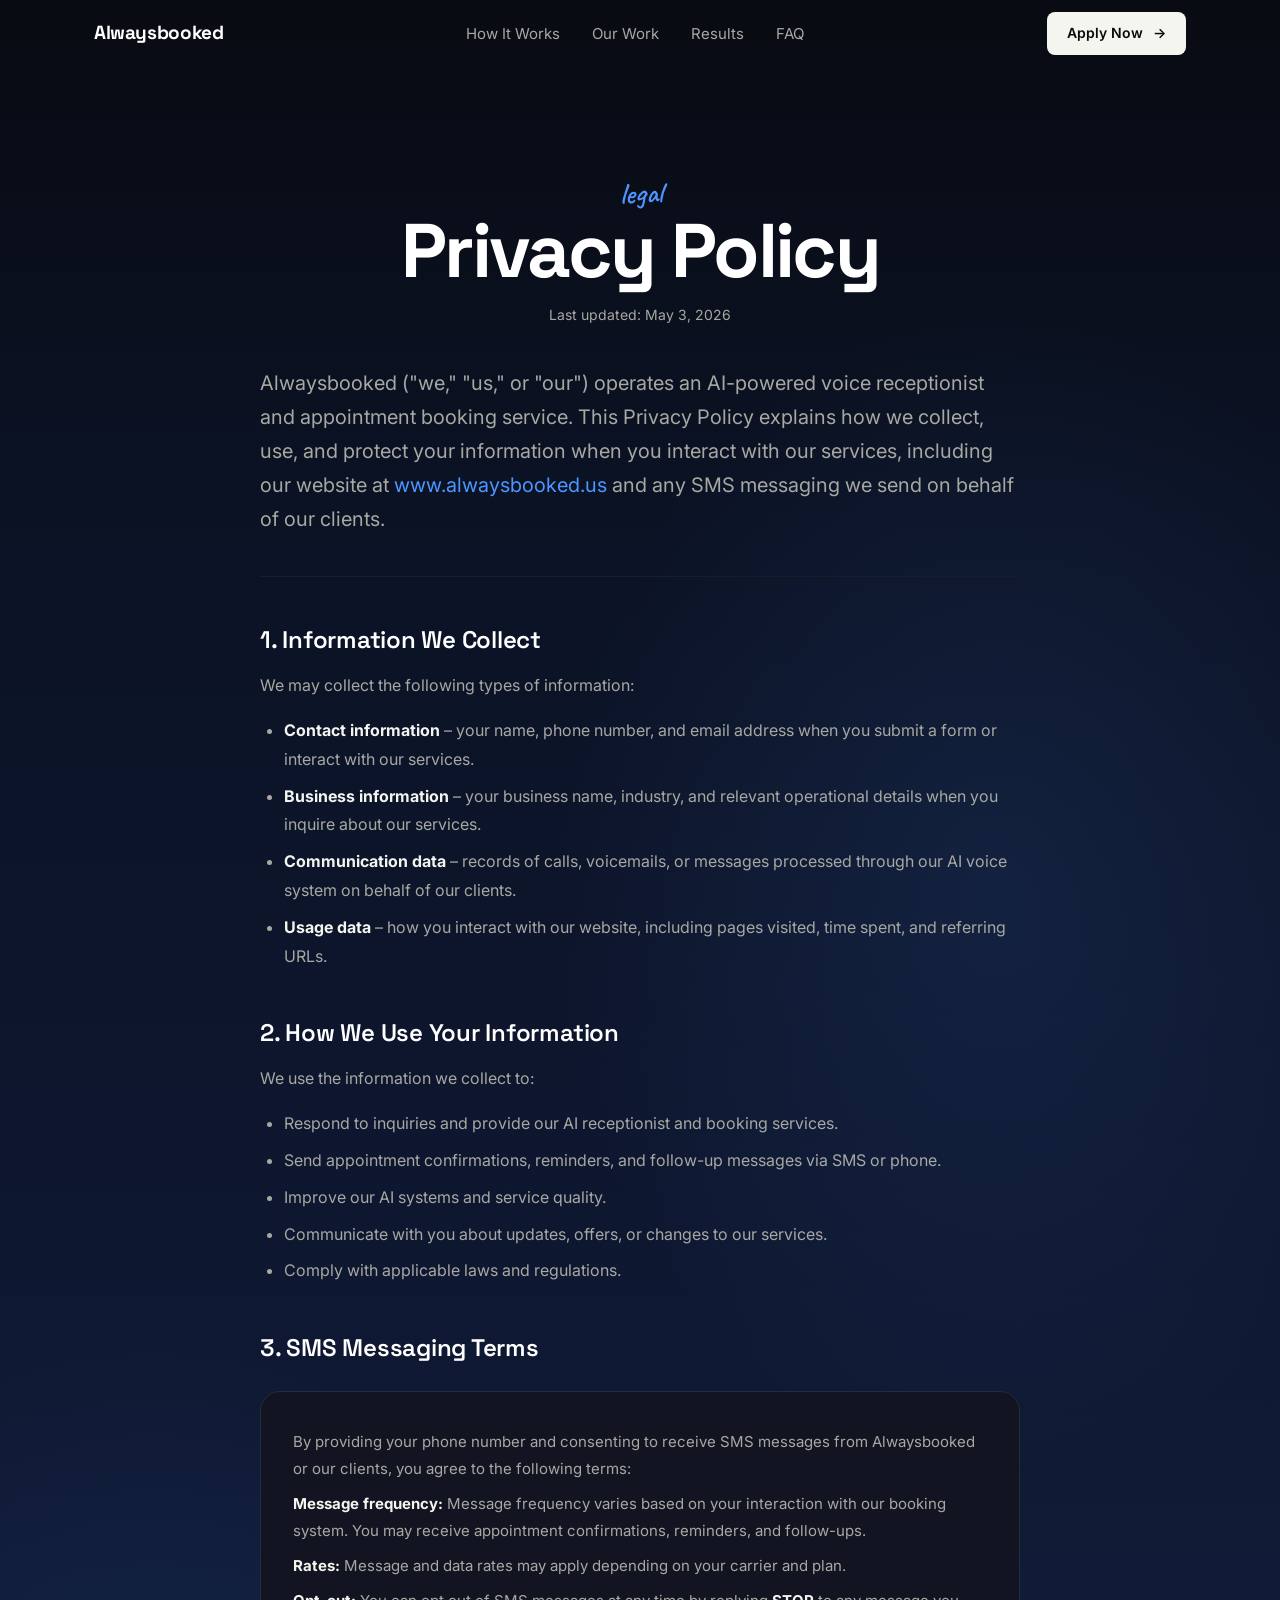
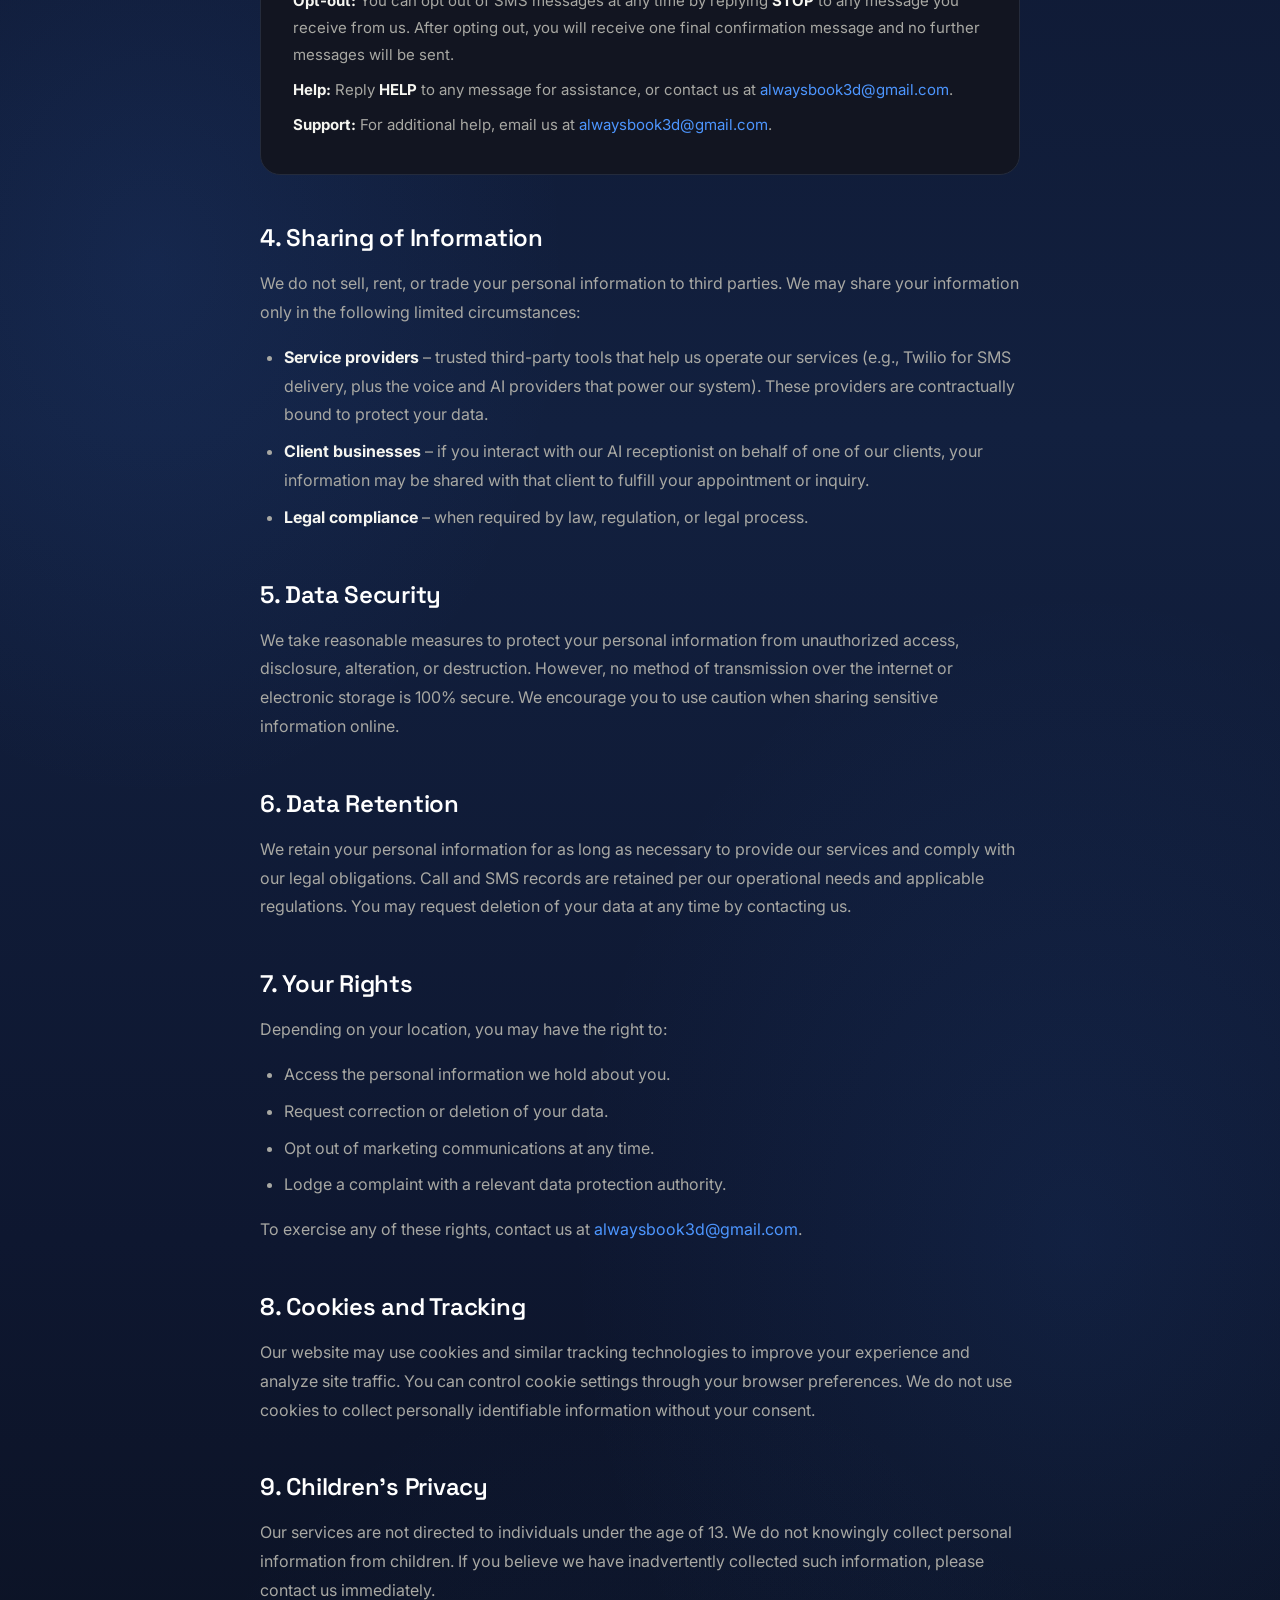
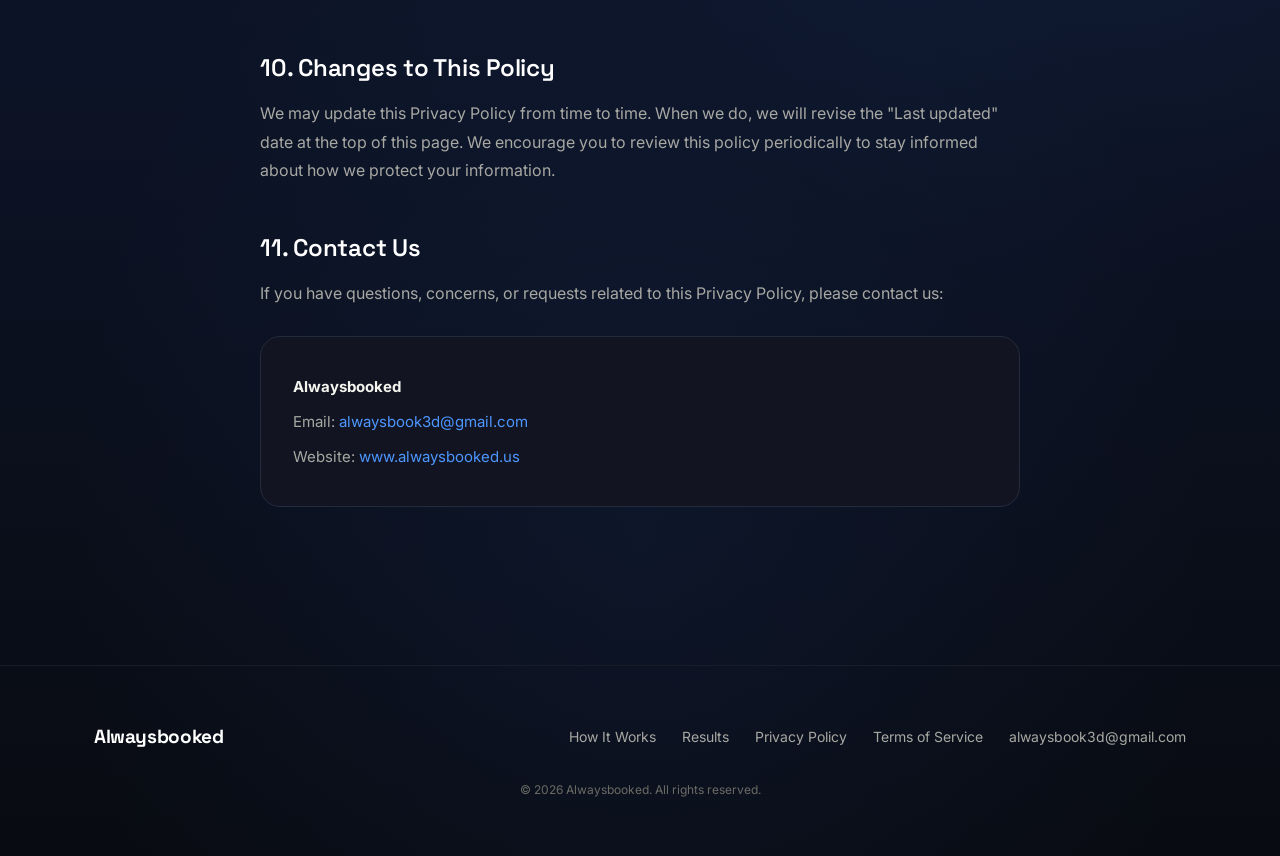
<file: privacy.html>
<!DOCTYPE html>
<html lang="en">
<head>
  <meta charset="UTF-8" />
  <meta name="viewport" content="width=device-width, initial-scale=1.0" />
  <title>Privacy Policy – Alwaysbooked</title>
  <meta name="description" content="How Alwaysbooked collects, uses, and protects your information, including our SMS messaging terms." />

  <link rel="canonical" href="https://www.alwaysbooked.us/privacy" />
  <meta name="theme-color" content="#0a0a0a" />
  <link rel="icon" type="image/png" sizes="32x32" href="/favicon-32.png" />
  <link rel="icon" type="image/png" sizes="16x16" href="/favicon-16.png" />
  <link rel="apple-touch-icon" href="/apple-touch-icon.png" />
  <link rel="manifest" href="/site.webmanifest" />

  <!-- Open Graph -->
  <meta property="og:site_name" content="Alwaysbooked" />
  <meta property="og:title" content="Privacy Policy — Alwaysbooked" />
  <meta property="og:description" content="How Alwaysbooked collects, uses, and protects your information, including our SMS messaging terms." />
  <meta property="og:url" content="https://www.alwaysbooked.us/privacy" />
  <meta property="og:type" content="website" />
  <meta property="og:image" content="https://www.alwaysbooked.us/assets/og-image.jpg" />

  <!-- Twitter -->
  <meta name="twitter:card" content="summary_large_image" />
  <meta name="twitter:title" content="Privacy Policy — Alwaysbooked" />
  <meta name="twitter:description" content="How Alwaysbooked collects, uses, and protects your information, including our SMS messaging terms." />
  <meta name="twitter:image" content="https://www.alwaysbooked.us/assets/og-image.jpg" />

  <link rel="preconnect" href="https://fonts.googleapis.com" />
  <link rel="preconnect" href="https://fonts.gstatic.com" crossorigin />
  <link href="https://fonts.googleapis.com/css2?family=Caveat:wght@600&family=Inter:wght@400;500;600;700&family=Space+Grotesk:wght@500;600;700&display=swap" rel="stylesheet" />
  <link rel="stylesheet" href="styles.css" />

  <style>
    body { padding-top: 68px; }

    /* Narrow reading column for legal prose */
    .legal {
      max-width: 760px;
      margin: 0 auto;
    }
    .legal .lead {
      font-size: clamp(17px, 1.6vw, 20px);
      color: var(--text-dim);
      line-height: 1.7;
    }
    .legal h2 {
      font-family: var(--font-display);
      font-size: clamp(20px, 2.4vw, 24px);
      font-weight: 600;
      letter-spacing: -0.01em;
      line-height: 1.25;
      margin: 48px 0 16px;
    }
    .legal p,
    .legal ul {
      color: var(--text-dim);
      font-size: 16px;
      line-height: 1.8;
      margin-bottom: 16px;
    }
    .legal ul { padding-left: 24px; list-style: disc; }
    .legal li { margin-bottom: 8px; }
    .legal strong { color: var(--text); }
    .legal a { color: var(--accent); }
    .legal a:hover { text-decoration: underline; }
    .legal .divider { margin: 40px 0; }

    /* Card spacing inside the legal flow */
    .legal .card { margin: 28px 0; }
    .legal .card p { margin-bottom: 8px; font-size: 15px; }
    .legal .card p:last-child { margin-bottom: 0; }

    @media (max-width: 768px) {
      .legal h2 { margin-top: 36px; }
      .legal .card { padding: 24px 22px; }
    }
  </style>
</head>
<body>

  <!-- ===================== NAV ===================== -->
  <nav>
    <div class="nav-inner">
      <a href="/" class="nav-logo">Alwaysbooked</a>
      <ul class="nav-links">
        <li><a href="/#system">How It Works</a></li>
        <li><a href="/#work">Our Work</a></li>
        <li><a href="/#results">Results</a></li>
        <li><a href="/#faq">FAQ</a></li>
      </ul>
      <div class="nav-right">
        <a href="https://cal.com/alwaysbooked/discoverycall?overlayCalendar=true" class="btn btn-primary btn-sm nav-cta" target="_blank" rel="noopener">Apply Now <span class="arrow">→</span></a>
        <button class="hamburger" aria-label="Toggle menu">
          <span></span><span></span><span></span>
        </button>
      </div>
    </div>
    <div class="mobile-menu">
      <ul>
        <li><a href="/#system">How It Works</a></li>
        <li><a href="/#work">Our Work</a></li>
        <li><a href="/#results">Results</a></li>
        <li><a href="/#faq">FAQ</a></li>
        <li><a href="/contact">Contact</a></li>
      </ul>
      <a href="https://cal.com/alwaysbooked/discoverycall?overlayCalendar=true" class="btn btn-primary" target="_blank" rel="noopener">Apply Now</a>
    </div>
  </nav>

  <main>
    <section style="padding: 110px 24px 40px; text-align:center;">
      <div class="container" style="max-width:760px;">
        <span class="accent-label">legal</span>
        <h1 style="font-size: clamp(40px, 6vw, 76px);">Privacy Policy</h1>
        <p class="text-dim" style="margin-top:18px; font-size:14px;">Last updated: May 3, 2026</p>
      </div>
    </section>

    <section style="padding: 0 24px 130px;">
      <div class="legal">

        <p class="lead">
          Alwaysbooked ("we," "us," or "our") operates an AI-powered voice receptionist and appointment booking service. This Privacy Policy explains how we collect, use, and protect your information when you interact with our services, including our website at <a href="https://www.alwaysbooked.us">www.alwaysbooked.us</a> and any SMS messaging we send on behalf of our clients.
        </p>

        <hr class="divider" />

        <h2>1. Information We Collect</h2>
        <p>We may collect the following types of information:</p>
        <ul>
          <li><strong>Contact information</strong> – your name, phone number, and email address when you submit a form or interact with our services.</li>
          <li><strong>Business information</strong> – your business name, industry, and relevant operational details when you inquire about our services.</li>
          <li><strong>Communication data</strong> – records of calls, voicemails, or messages processed through our AI voice system on behalf of our clients.</li>
          <li><strong>Usage data</strong> – how you interact with our website, including pages visited, time spent, and referring URLs.</li>
        </ul>

        <h2>2. How We Use Your Information</h2>
        <p>We use the information we collect to:</p>
        <ul>
          <li>Respond to inquiries and provide our AI receptionist and booking services.</li>
          <li>Send appointment confirmations, reminders, and follow-up messages via SMS or phone.</li>
          <li>Improve our AI systems and service quality.</li>
          <li>Communicate with you about updates, offers, or changes to our services.</li>
          <li>Comply with applicable laws and regulations.</li>
        </ul>

        <h2>3. SMS Messaging Terms</h2>
        <div class="card">
          <p>By providing your phone number and consenting to receive SMS messages from Alwaysbooked or our clients, you agree to the following terms:</p>
          <p><strong>Message frequency:</strong> Message frequency varies based on your interaction with our booking system. You may receive appointment confirmations, reminders, and follow-ups.</p>
          <p><strong>Rates:</strong> Message and data rates may apply depending on your carrier and plan.</p>
          <p><strong>Opt-out:</strong> You can opt out of SMS messages at any time by replying <strong>STOP</strong> to any message you receive from us. After opting out, you will receive one final confirmation message and no further messages will be sent.</p>
          <p><strong>Help:</strong> Reply <strong>HELP</strong> to any message for assistance, or contact us at <a href="mailto:alwaysbook3d@gmail.com">alwaysbook3d@gmail.com</a>.</p>
          <p><strong>Support:</strong> For additional help, email us at <a href="mailto:alwaysbook3d@gmail.com">alwaysbook3d@gmail.com</a>.</p>
        </div>

        <h2>4. Sharing of Information</h2>
        <p>
          We do not sell, rent, or trade your personal information to third parties. We may share your information only in the following limited circumstances:
        </p>
        <ul>
          <li><strong>Service providers</strong> – trusted third-party tools that help us operate our services (e.g., Twilio for SMS delivery, plus the voice and AI providers that power our system). These providers are contractually bound to protect your data.</li>
          <li><strong>Client businesses</strong> – if you interact with our AI receptionist on behalf of one of our clients, your information may be shared with that client to fulfill your appointment or inquiry.</li>
          <li><strong>Legal compliance</strong> – when required by law, regulation, or legal process.</li>
        </ul>

        <h2>5. Data Security</h2>
        <p>
          We take reasonable measures to protect your personal information from unauthorized access, disclosure, alteration, or destruction. However, no method of transmission over the internet or electronic storage is 100% secure. We encourage you to use caution when sharing sensitive information online.
        </p>

        <h2>6. Data Retention</h2>
        <p>
          We retain your personal information for as long as necessary to provide our services and comply with our legal obligations. Call and SMS records are retained per our operational needs and applicable regulations. You may request deletion of your data at any time by contacting us.
        </p>

        <h2>7. Your Rights</h2>
        <p>Depending on your location, you may have the right to:</p>
        <ul>
          <li>Access the personal information we hold about you.</li>
          <li>Request correction or deletion of your data.</li>
          <li>Opt out of marketing communications at any time.</li>
          <li>Lodge a complaint with a relevant data protection authority.</li>
        </ul>
        <p>To exercise any of these rights, contact us at <a href="mailto:alwaysbook3d@gmail.com">alwaysbook3d@gmail.com</a>.</p>

        <h2>8. Cookies and Tracking</h2>
        <p>
          Our website may use cookies and similar tracking technologies to improve your experience and analyze site traffic. You can control cookie settings through your browser preferences. We do not use cookies to collect personally identifiable information without your consent.
        </p>

        <h2>9. Children's Privacy</h2>
        <p>
          Our services are not directed to individuals under the age of 13. We do not knowingly collect personal information from children. If you believe we have inadvertently collected such information, please contact us immediately.
        </p>

        <h2>10. Changes to This Policy</h2>
        <p>
          We may update this Privacy Policy from time to time. When we do, we will revise the "Last updated" date at the top of this page. We encourage you to review this policy periodically to stay informed about how we protect your information.
        </p>

        <h2>11. Contact Us</h2>
        <p>If you have questions, concerns, or requests related to this Privacy Policy, please contact us:</p>
        <div class="card">
          <p><strong>Alwaysbooked</strong></p>
          <p>Email: <a href="mailto:alwaysbook3d@gmail.com">alwaysbook3d@gmail.com</a></p>
          <p>Website: <a href="https://www.alwaysbooked.us">www.alwaysbooked.us</a></p>
        </div>

      </div>
    </section>
  </main>

  <footer>
    <div class="container">
      <div class="footer-inner">
        <a href="/" class="nav-logo">Alwaysbooked</a>
        <ul class="footer-links">
          <li><a href="/#system">How It Works</a></li>
          <li><a href="/#results">Results</a></li>
          <li><a href="/privacy">Privacy Policy</a></li>
          <li><a href="/terms">Terms of Service</a></li>
          <li><a href="mailto:alwaysbook3d@gmail.com">alwaysbook3d@gmail.com</a></li>
        </ul>
      </div>
      <p class="footer-copy">© 2026 Alwaysbooked. All rights reserved.</p>
    </div>
  </footer>

  <script>
    (function () {
      var hamburger = document.querySelector('.hamburger');
      var menu = document.querySelector('.mobile-menu');
      if (hamburger && menu) {
        hamburger.addEventListener('click', function () {
          menu.classList.toggle('is-open');
          hamburger.classList.toggle('is-active');
        });
        menu.querySelectorAll('a').forEach(function (a) {
          a.addEventListener('click', function () {
            menu.classList.remove('is-open');
            hamburger.classList.remove('is-active');
          });
        });
      }
    })();

    // --- Nav blends with hero at top, frosts on scroll ---
    (function () {
      var nav = document.querySelector('nav');
      if (!nav) return;
      var onScroll = function () {
        nav.classList.toggle('scrolled', window.scrollY > 12);
      };
      onScroll();
      window.addEventListener('scroll', onScroll, { passive: true });
    })();
  </script>

</body>
</html>
</file>
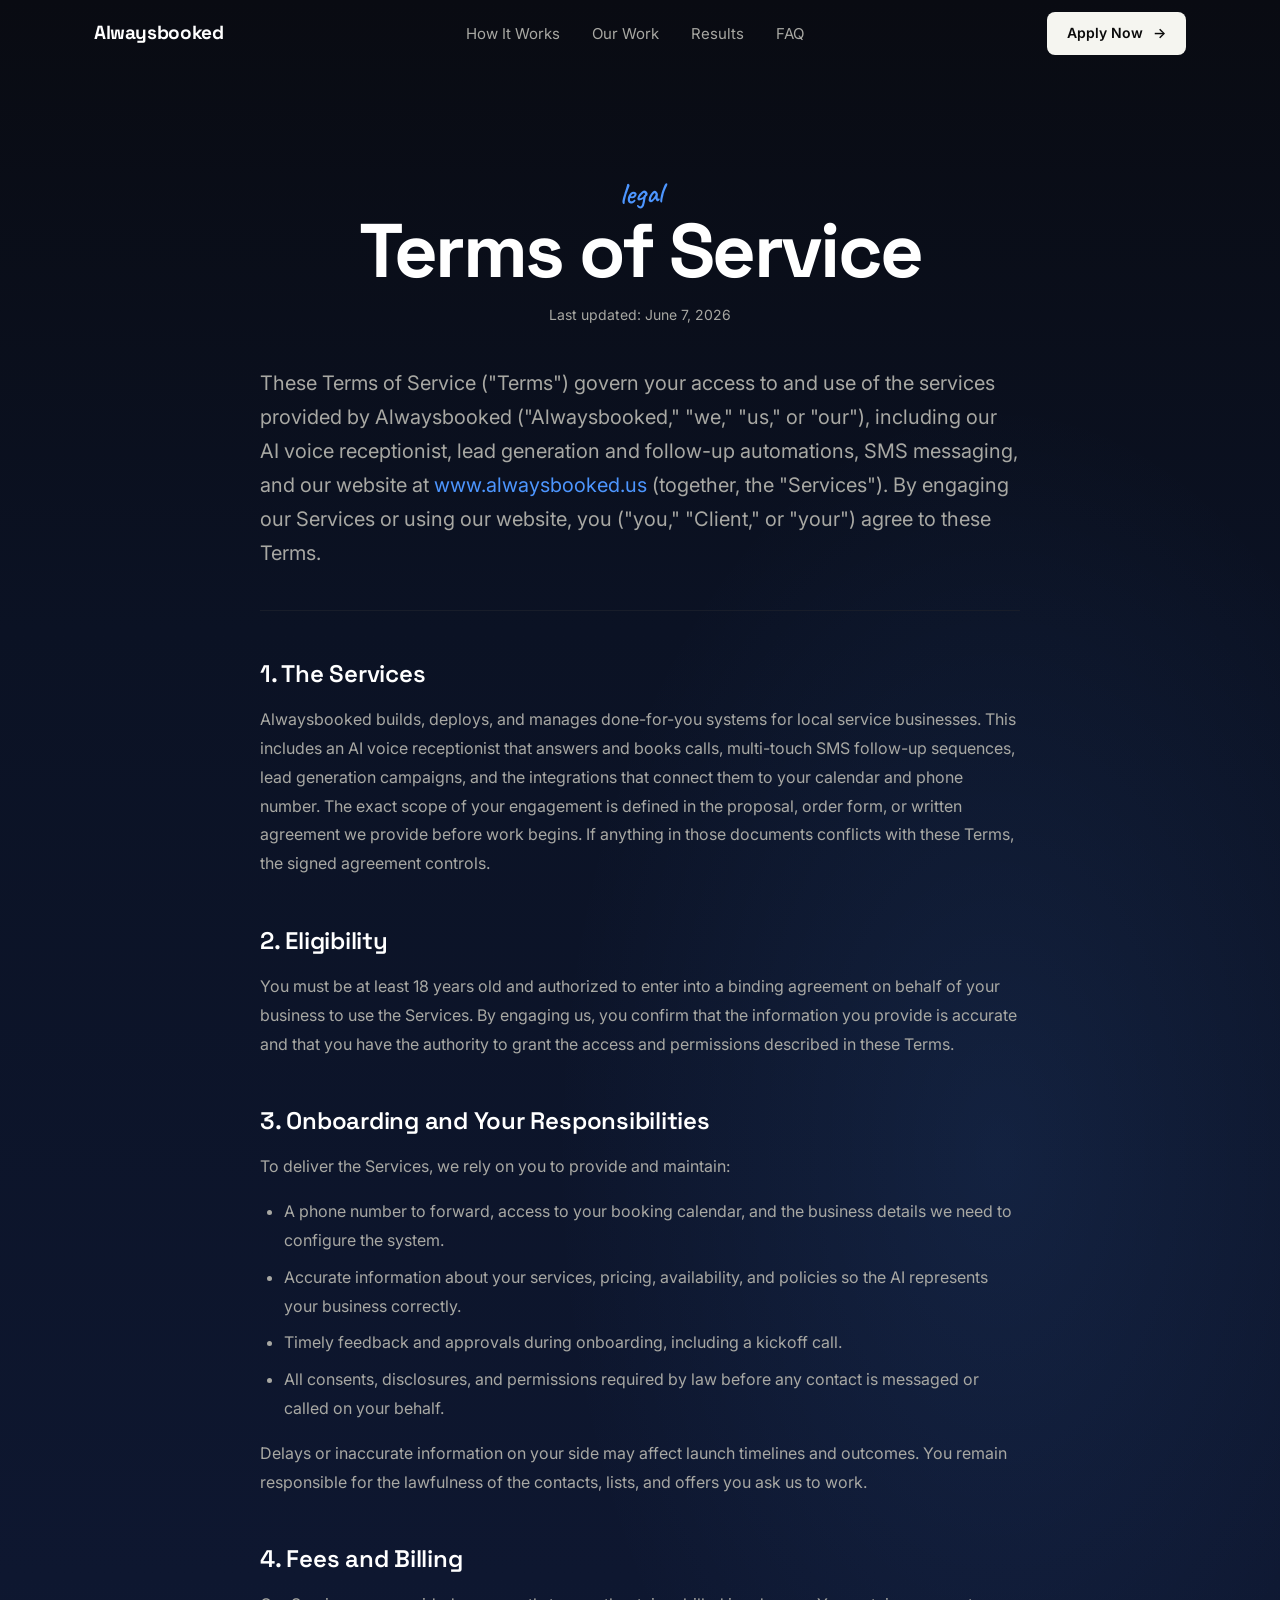
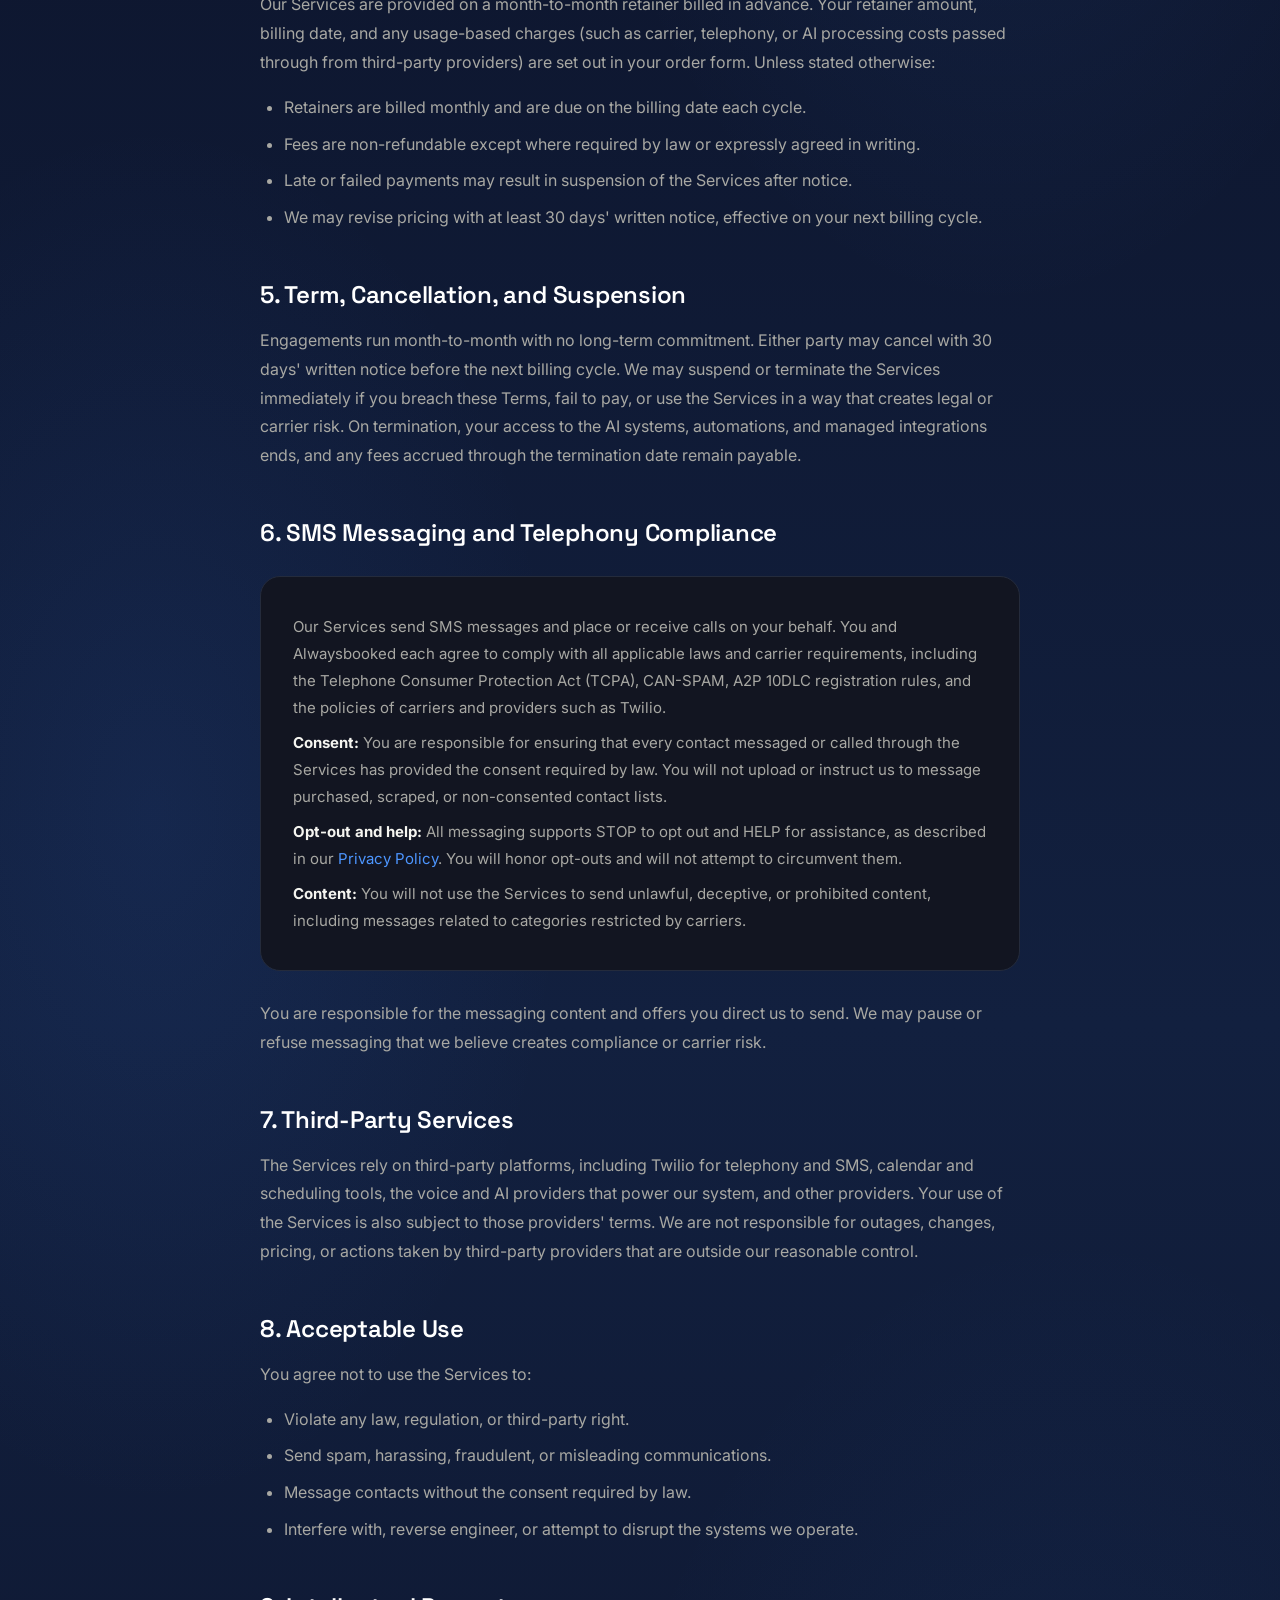
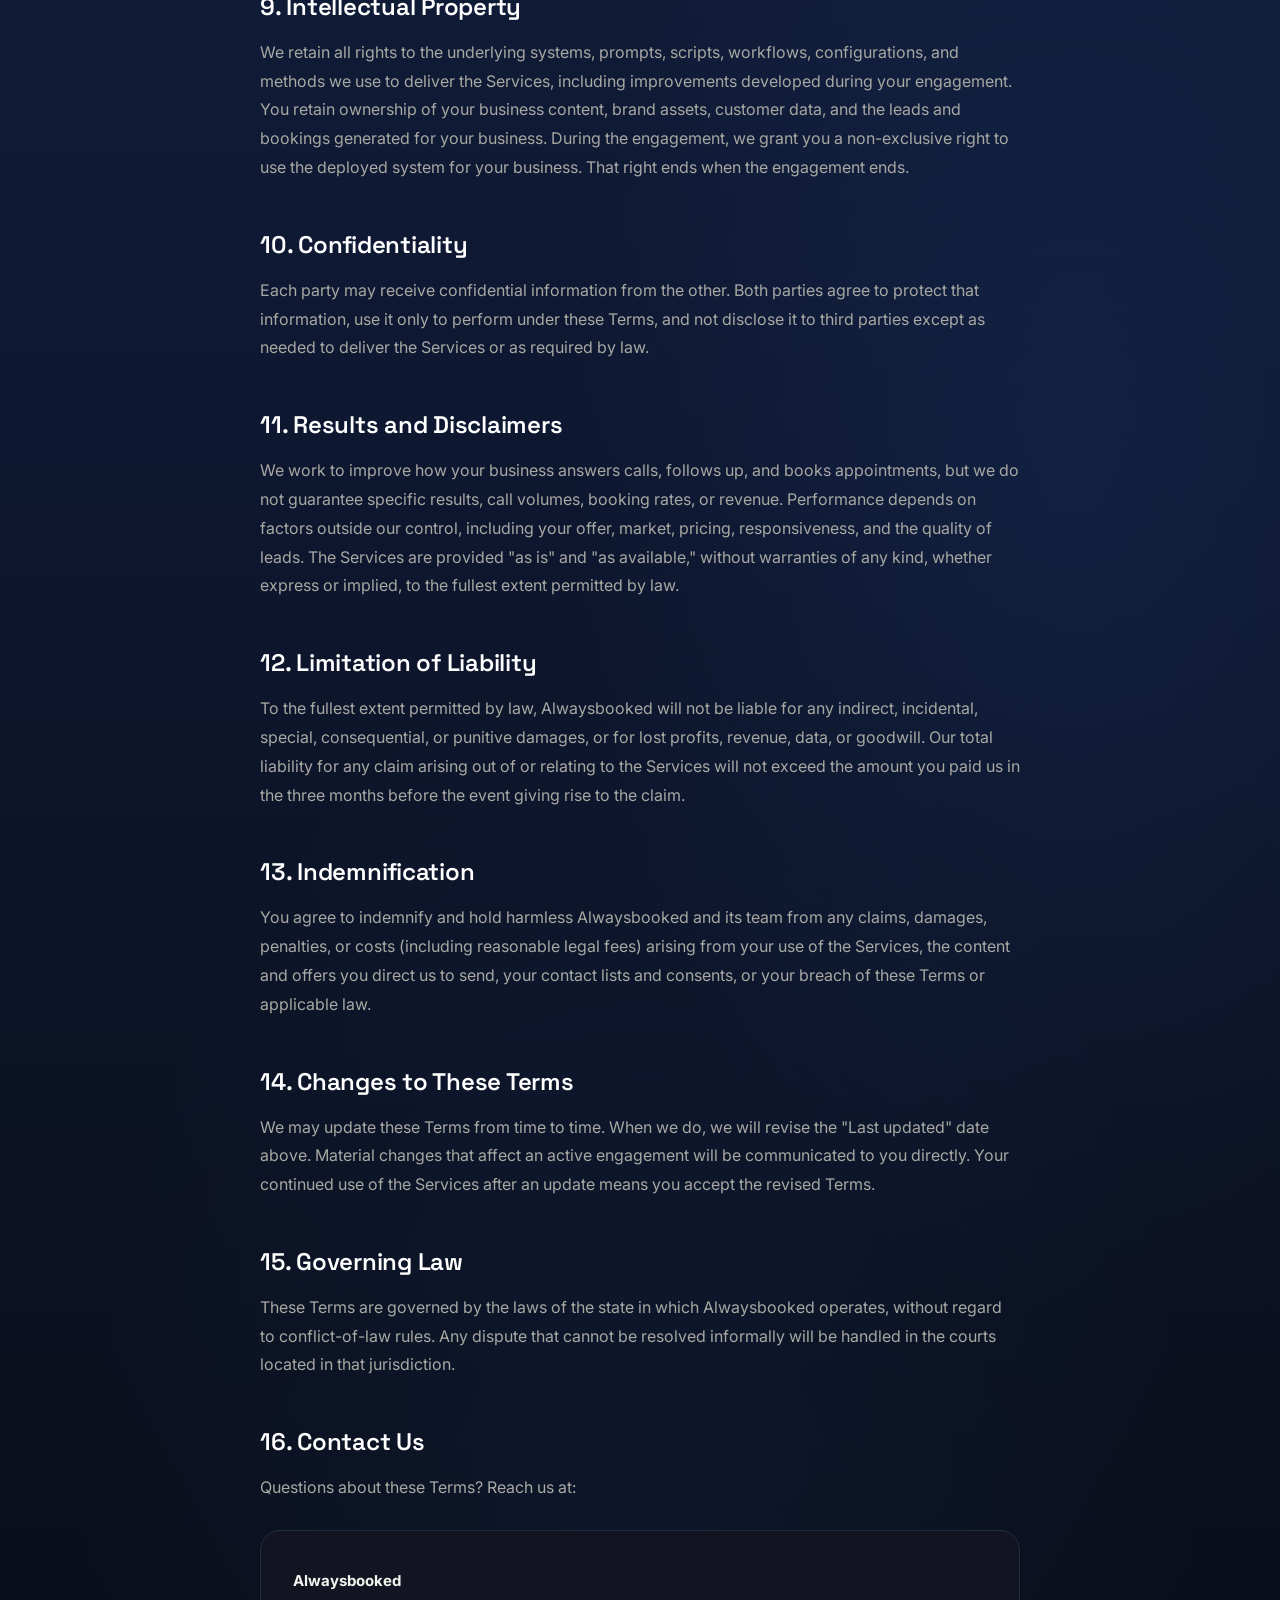
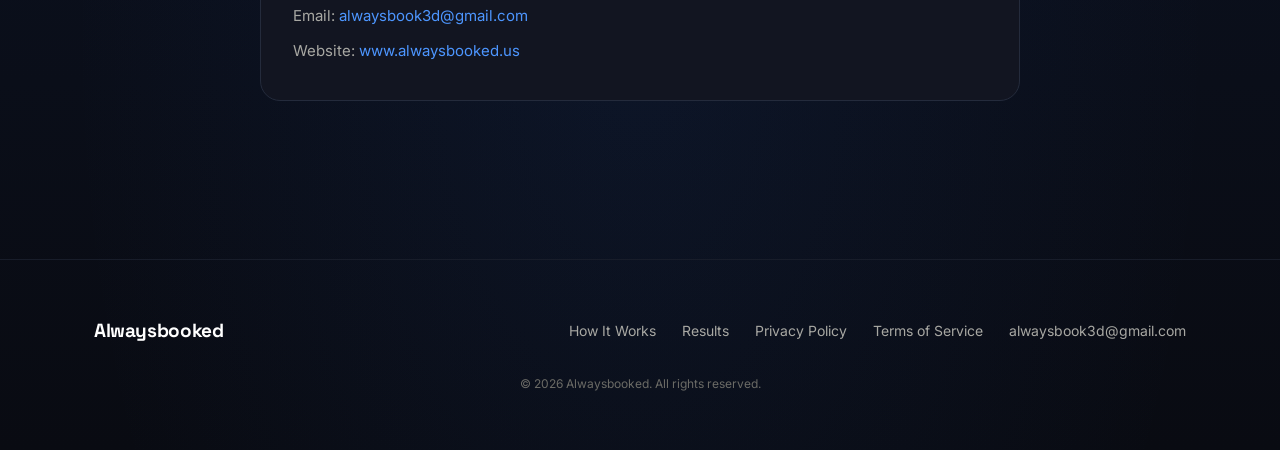
<file: terms.html>
<!DOCTYPE html>
<html lang="en">
<head>
  <meta charset="UTF-8" />
  <meta name="viewport" content="width=device-width, initial-scale=1.0" />
  <title>Terms of Service – Alwaysbooked</title>
  <meta name="description" content="The terms that govern your use of Alwaysbooked's AI receptionist, lead, and SMS messaging services." />

  <link rel="canonical" href="https://www.alwaysbooked.us/terms" />
  <meta name="theme-color" content="#0a0a0a" />
  <link rel="icon" type="image/png" sizes="32x32" href="/favicon-32.png" />
  <link rel="icon" type="image/png" sizes="16x16" href="/favicon-16.png" />
  <link rel="apple-touch-icon" href="/apple-touch-icon.png" />
  <link rel="manifest" href="/site.webmanifest" />

  <!-- Open Graph -->
  <meta property="og:site_name" content="Alwaysbooked" />
  <meta property="og:title" content="Terms of Service — Alwaysbooked" />
  <meta property="og:description" content="The terms that govern your use of Alwaysbooked's AI receptionist, lead, and SMS messaging services." />
  <meta property="og:url" content="https://www.alwaysbooked.us/terms" />
  <meta property="og:type" content="website" />
  <meta property="og:image" content="https://www.alwaysbooked.us/assets/og-image.jpg" />

  <!-- Twitter -->
  <meta name="twitter:card" content="summary_large_image" />
  <meta name="twitter:title" content="Terms of Service — Alwaysbooked" />
  <meta name="twitter:description" content="The terms that govern your use of Alwaysbooked's AI receptionist, lead, and SMS messaging services." />
  <meta name="twitter:image" content="https://www.alwaysbooked.us/assets/og-image.jpg" />

  <link rel="preconnect" href="https://fonts.googleapis.com" />
  <link rel="preconnect" href="https://fonts.gstatic.com" crossorigin />
  <link href="https://fonts.googleapis.com/css2?family=Caveat:wght@600&family=Inter:wght@400;500;600;700&family=Space+Grotesk:wght@500;600;700&display=swap" rel="stylesheet" />
  <link rel="stylesheet" href="styles.css" />

  <style>
    body { padding-top: 68px; }

    /* Narrow reading column for legal prose */
    .legal {
      max-width: 760px;
      margin: 0 auto;
    }
    .legal .lead {
      font-size: clamp(17px, 1.6vw, 20px);
      color: var(--text-dim);
      line-height: 1.7;
    }
    .legal h2 {
      font-family: var(--font-display);
      font-size: clamp(20px, 2.4vw, 24px);
      font-weight: 600;
      letter-spacing: -0.01em;
      line-height: 1.25;
      margin: 48px 0 16px;
    }
    .legal p,
    .legal ul {
      color: var(--text-dim);
      font-size: 16px;
      line-height: 1.8;
      margin-bottom: 16px;
    }
    .legal ul { padding-left: 24px; list-style: disc; }
    .legal li { margin-bottom: 8px; }
    .legal strong { color: var(--text); }
    .legal a { color: var(--accent); }
    .legal a:hover { text-decoration: underline; }
    .legal .divider { margin: 40px 0; }

    .legal .card { margin: 28px 0; }
    .legal .card p { margin-bottom: 8px; font-size: 15px; }
    .legal .card p:last-child { margin-bottom: 0; }

    @media (max-width: 768px) {
      .legal h2 { margin-top: 36px; }
      .legal .card { padding: 24px 22px; }
    }
  </style>
</head>
<body>

  <!-- ===================== NAV ===================== -->
  <nav>
    <div class="nav-inner">
      <a href="/" class="nav-logo">Alwaysbooked</a>
      <ul class="nav-links">
        <li><a href="/#system">How It Works</a></li>
        <li><a href="/#work">Our Work</a></li>
        <li><a href="/#results">Results</a></li>
        <li><a href="/#faq">FAQ</a></li>
      </ul>
      <div class="nav-right">
        <a href="https://cal.com/alwaysbooked/discoverycall?overlayCalendar=true" class="btn btn-primary btn-sm nav-cta" target="_blank" rel="noopener">Apply Now <span class="arrow">→</span></a>
        <button class="hamburger" aria-label="Toggle menu">
          <span></span><span></span><span></span>
        </button>
      </div>
    </div>
    <div class="mobile-menu">
      <ul>
        <li><a href="/#system">How It Works</a></li>
        <li><a href="/#work">Our Work</a></li>
        <li><a href="/#results">Results</a></li>
        <li><a href="/#faq">FAQ</a></li>
        <li><a href="/contact">Contact</a></li>
      </ul>
      <a href="https://cal.com/alwaysbooked/discoverycall?overlayCalendar=true" class="btn btn-primary" target="_blank" rel="noopener">Apply Now</a>
    </div>
  </nav>

  <main>
    <section style="padding: 110px 24px 40px; text-align:center;">
      <div class="container" style="max-width:760px;">
        <span class="accent-label">legal</span>
        <h1 style="font-size: clamp(40px, 6vw, 76px);">Terms of Service</h1>
        <p class="text-dim" style="margin-top:18px; font-size:14px;">Last updated: June 7, 2026</p>
      </div>
    </section>

    <section style="padding: 0 24px 130px;">
      <div class="legal">

        <p class="lead">
          These Terms of Service ("Terms") govern your access to and use of the services provided by Alwaysbooked ("Alwaysbooked," "we," "us," or "our"), including our AI voice receptionist, lead generation and follow-up automations, SMS messaging, and our website at <a href="https://www.alwaysbooked.us">www.alwaysbooked.us</a> (together, the "Services"). By engaging our Services or using our website, you ("you," "Client," or "your") agree to these Terms.
        </p>

        <hr class="divider" />

        <h2>1. The Services</h2>
        <p>
          Alwaysbooked builds, deploys, and manages done-for-you systems for local service businesses. This includes an AI voice receptionist that answers and books calls, multi-touch SMS follow-up sequences, lead generation campaigns, and the integrations that connect them to your calendar and phone number. The exact scope of your engagement is defined in the proposal, order form, or written agreement we provide before work begins. If anything in those documents conflicts with these Terms, the signed agreement controls.
        </p>

        <h2>2. Eligibility</h2>
        <p>
          You must be at least 18 years old and authorized to enter into a binding agreement on behalf of your business to use the Services. By engaging us, you confirm that the information you provide is accurate and that you have the authority to grant the access and permissions described in these Terms.
        </p>

        <h2>3. Onboarding and Your Responsibilities</h2>
        <p>To deliver the Services, we rely on you to provide and maintain:</p>
        <ul>
          <li>A phone number to forward, access to your booking calendar, and the business details we need to configure the system.</li>
          <li>Accurate information about your services, pricing, availability, and policies so the AI represents your business correctly.</li>
          <li>Timely feedback and approvals during onboarding, including a kickoff call.</li>
          <li>All consents, disclosures, and permissions required by law before any contact is messaged or called on your behalf.</li>
        </ul>
        <p>
          Delays or inaccurate information on your side may affect launch timelines and outcomes. You remain responsible for the lawfulness of the contacts, lists, and offers you ask us to work.
        </p>

        <h2>4. Fees and Billing</h2>
        <p>
          Our Services are provided on a month-to-month retainer billed in advance. Your retainer amount, billing date, and any usage-based charges (such as carrier, telephony, or AI processing costs passed through from third-party providers) are set out in your order form. Unless stated otherwise:
        </p>
        <ul>
          <li>Retainers are billed monthly and are due on the billing date each cycle.</li>
          <li>Fees are non-refundable except where required by law or expressly agreed in writing.</li>
          <li>Late or failed payments may result in suspension of the Services after notice.</li>
          <li>We may revise pricing with at least 30 days' written notice, effective on your next billing cycle.</li>
        </ul>

        <h2>5. Term, Cancellation, and Suspension</h2>
        <p>
          Engagements run month-to-month with no long-term commitment. Either party may cancel with 30 days' written notice before the next billing cycle. We may suspend or terminate the Services immediately if you breach these Terms, fail to pay, or use the Services in a way that creates legal or carrier risk. On termination, your access to the AI systems, automations, and managed integrations ends, and any fees accrued through the termination date remain payable.
        </p>

        <h2>6. SMS Messaging and Telephony Compliance</h2>
        <div class="card">
          <p>Our Services send SMS messages and place or receive calls on your behalf. You and Alwaysbooked each agree to comply with all applicable laws and carrier requirements, including the Telephone Consumer Protection Act (TCPA), CAN-SPAM, A2P 10DLC registration rules, and the policies of carriers and providers such as Twilio.</p>
          <p><strong>Consent:</strong> You are responsible for ensuring that every contact messaged or called through the Services has provided the consent required by law. You will not upload or instruct us to message purchased, scraped, or non-consented contact lists.</p>
          <p><strong>Opt-out and help:</strong> All messaging supports STOP to opt out and HELP for assistance, as described in our <a href="/privacy">Privacy Policy</a>. You will honor opt-outs and will not attempt to circumvent them.</p>
          <p><strong>Content:</strong> You will not use the Services to send unlawful, deceptive, or prohibited content, including messages related to categories restricted by carriers.</p>
        </div>
        <p>
          You are responsible for the messaging content and offers you direct us to send. We may pause or refuse messaging that we believe creates compliance or carrier risk.
        </p>

        <h2>7. Third-Party Services</h2>
        <p>
          The Services rely on third-party platforms, including Twilio for telephony and SMS, calendar and scheduling tools, the voice and AI providers that power our system, and other providers. Your use of the Services is also subject to those providers' terms. We are not responsible for outages, changes, pricing, or actions taken by third-party providers that are outside our reasonable control.
        </p>

        <h2>8. Acceptable Use</h2>
        <p>You agree not to use the Services to:</p>
        <ul>
          <li>Violate any law, regulation, or third-party right.</li>
          <li>Send spam, harassing, fraudulent, or misleading communications.</li>
          <li>Message contacts without the consent required by law.</li>
          <li>Interfere with, reverse engineer, or attempt to disrupt the systems we operate.</li>
        </ul>

        <h2>9. Intellectual Property</h2>
        <p>
          We retain all rights to the underlying systems, prompts, scripts, workflows, configurations, and methods we use to deliver the Services, including improvements developed during your engagement. You retain ownership of your business content, brand assets, customer data, and the leads and bookings generated for your business. During the engagement, we grant you a non-exclusive right to use the deployed system for your business. That right ends when the engagement ends.
        </p>

        <h2>10. Confidentiality</h2>
        <p>
          Each party may receive confidential information from the other. Both parties agree to protect that information, use it only to perform under these Terms, and not disclose it to third parties except as needed to deliver the Services or as required by law.
        </p>

        <h2>11. Results and Disclaimers</h2>
        <p>
          We work to improve how your business answers calls, follows up, and books appointments, but we do not guarantee specific results, call volumes, booking rates, or revenue. Performance depends on factors outside our control, including your offer, market, pricing, responsiveness, and the quality of leads. The Services are provided "as is" and "as available," without warranties of any kind, whether express or implied, to the fullest extent permitted by law.
        </p>

        <h2>12. Limitation of Liability</h2>
        <p>
          To the fullest extent permitted by law, Alwaysbooked will not be liable for any indirect, incidental, special, consequential, or punitive damages, or for lost profits, revenue, data, or goodwill. Our total liability for any claim arising out of or relating to the Services will not exceed the amount you paid us in the three months before the event giving rise to the claim.
        </p>

        <h2>13. Indemnification</h2>
        <p>
          You agree to indemnify and hold harmless Alwaysbooked and its team from any claims, damages, penalties, or costs (including reasonable legal fees) arising from your use of the Services, the content and offers you direct us to send, your contact lists and consents, or your breach of these Terms or applicable law.
        </p>

        <h2>14. Changes to These Terms</h2>
        <p>
          We may update these Terms from time to time. When we do, we will revise the "Last updated" date above. Material changes that affect an active engagement will be communicated to you directly. Your continued use of the Services after an update means you accept the revised Terms.
        </p>

        <h2>15. Governing Law</h2>
        <p>
          These Terms are governed by the laws of the state in which Alwaysbooked operates, without regard to conflict-of-law rules. Any dispute that cannot be resolved informally will be handled in the courts located in that jurisdiction.
        </p>

        <h2>16. Contact Us</h2>
        <p>Questions about these Terms? Reach us at:</p>
        <div class="card">
          <p><strong>Alwaysbooked</strong></p>
          <p>Email: <a href="mailto:alwaysbook3d@gmail.com">alwaysbook3d@gmail.com</a></p>
          <p>Website: <a href="https://www.alwaysbooked.us">www.alwaysbooked.us</a></p>
        </div>

      </div>
    </section>
  </main>

  <footer>
    <div class="container">
      <div class="footer-inner">
        <a href="/" class="nav-logo">Alwaysbooked</a>
        <ul class="footer-links">
          <li><a href="/#system">How It Works</a></li>
          <li><a href="/#results">Results</a></li>
          <li><a href="/privacy">Privacy Policy</a></li>
          <li><a href="/terms">Terms of Service</a></li>
          <li><a href="mailto:alwaysbook3d@gmail.com">alwaysbook3d@gmail.com</a></li>
        </ul>
      </div>
      <p class="footer-copy">© 2026 Alwaysbooked. All rights reserved.</p>
    </div>
  </footer>

  <script>
    (function () {
      var hamburger = document.querySelector('.hamburger');
      var menu = document.querySelector('.mobile-menu');
      if (hamburger && menu) {
        hamburger.addEventListener('click', function () {
          menu.classList.toggle('is-open');
          hamburger.classList.toggle('is-active');
        });
        menu.querySelectorAll('a').forEach(function (a) {
          a.addEventListener('click', function () {
            menu.classList.remove('is-open');
            hamburger.classList.remove('is-active');
          });
        });
      }
    })();

    // --- Nav blends with hero at top, frosts on scroll ---
    (function () {
      var nav = document.querySelector('nav');
      if (!nav) return;
      var onScroll = function () {
        nav.classList.toggle('scrolled', window.scrollY > 12);
      };
      onScroll();
      window.addEventListener('scroll', onScroll, { passive: true });
    })();
  </script>

</body>
</html>
</file>
<file: styles.css>
/* ============================================================
   RESET + BASE
   ============================================================ */

*,
*::before,
*::after {
  box-sizing: border-box;
  margin: 0;
  padding: 0;
}

html {
  scroll-behavior: smooth;
}

body {
  background-color: var(--bg);
  /* One continuous, page-spanning blue gradient (no fixed pinning).
     No background-size => auto-sizes to the full document scroll height,
     so it's a single seamless field. Starts at --bg (#090b12) to weld
     invisibly to where the hero's ::after fade ends; lifts to a richer
     blue mid-page; settles back near --bg by the footer. Soft blooms
     layer gentle rhythm on top with no hard edges. */
  background-image:
    radial-gradient(58% 24% at 78% 22%, rgba(77, 150, 255, 0.10), transparent 60%),
    radial-gradient(54% 22% at 12% 46%, rgba(60, 120, 230, 0.10), transparent 60%),
    radial-gradient(64% 26% at 84% 70%, rgba(56, 130, 240, 0.09), transparent 62%),
    radial-gradient(70% 30% at 50% 92%, rgba(48, 110, 220, 0.08), transparent 64%),
    linear-gradient(
      180deg,
      var(--bg)   0%,
      #0b1224     12%,
      #0e1730     30%,
      #12203f     50%,
      #0e1730     70%,
      #0b1120     86%,
      var(--bg)  100%
    );
  background-repeat: no-repeat;
  background-attachment: scroll;
  background-position: top center;
  color: var(--text);
  font-family: var(--font-body);
  -webkit-font-smoothing: antialiased;
  -moz-osx-font-smoothing: grayscale;
  line-height: 1.6;
  min-height: 100vh;
  overflow-x: hidden;
}

/* Body sections stay transparent so the single page gradient is the only
   color source from hero-bottom to footer — seamless, no bands. */
.section,
.section-tight,
.trust {
  background: transparent;
}

a {
  color: inherit;
  text-decoration: none;
}

img,
video {
  display: block;
  max-width: 100%;
}

button {
  font-family: inherit;
}

ul,
ol {
  list-style: none;
}


/* ============================================================
   CSS CUSTOM PROPERTIES
   ============================================================ */

:root {
  --bg:            #090b12;
  --bg-card:       #121521;
  --bg-elevated:   #161b29;
  --border:        #242b3c;
  --border-soft:   #181d2a;
  --text:          #f5f5f0;
  --text-dim:      #a8a8a3;
  --text-mute:     #6b6b66;
  --accent:        #4D96FF;
  --accent-glow:   rgba(77, 150, 255, 0.18);
  --success:       #34d399;
  --warn:          #fbbf24;

  --font-display:  'Space Grotesk', 'Inter', -apple-system, BlinkMacSystemFont, sans-serif;
  --font-body:     'Inter', -apple-system, BlinkMacSystemFont, 'Segoe UI', sans-serif;
  --font-accent:   'Caveat', cursive;

  --max-w:         1140px;
  --radius:        12px;
  --radius-lg:     20px;
}


/* ============================================================
   LAYOUT UTILITIES
   ============================================================ */

.container {
  max-width: var(--max-w);
  margin: 0 auto;
  padding: 0 24px;
}

.section {
  padding: 130px 24px;
}

.section-tight {
  padding: 80px 24px;
}

.divider {
  border: none;
  border-top: 1px solid var(--border-soft);
  margin: 0;
}


/* ============================================================
   TYPOGRAPHY
   ============================================================ */

h1 {
  font-family: var(--font-display);
  font-size: clamp(40px, 8vw, 104px);
  font-weight: 700;
  letter-spacing: -0.035em;
  line-height: 0.92;
  color: #fff;
  overflow-wrap: break-word;
}

h2 {
  font-family: var(--font-display);
  font-size: clamp(32px, 5vw, 64px);
  font-weight: 700;
  letter-spacing: -0.025em;
  line-height: 1.0;
  color: #fff;
  overflow-wrap: break-word;
}

h3 {
  font-family: var(--font-display);
  font-size: clamp(20px, 1.8vw, 24px);
  font-weight: 600;
  letter-spacing: -0.01em;
  color: #fff;
}

.eyebrow {
  display: block;
  font-size: 12px;
  font-weight: 600;
  text-transform: uppercase;
  letter-spacing: 0.16em;
  color: var(--text-mute);
  margin-bottom: 20px;
}

/* Handwritten accent label (mirrors reference's script labels) */
.accent-label {
  display: inline-block;
  font-family: var(--font-accent);
  font-size: clamp(22px, 2.4vw, 30px);
  font-weight: 600;
  color: var(--accent);
  line-height: 1;
  margin-bottom: 8px;
  transform: rotate(-3deg);
}

.subhead {
  font-size: clamp(17px, 1.6vw, 20px);
  color: var(--text-dim);
  max-width: 640px;
  line-height: 1.65;
}

.text-center {
  text-align: center;
}

.text-dim {
  color: var(--text-dim);
}


/* ============================================================
   BUTTONS
   ============================================================ */

.btn {
  display: inline-flex;
  align-items: center;
  gap: 10px;
  padding: 15px 30px;
  border-radius: 8px;
  font-size: 16px;
  font-weight: 600;
  cursor: pointer;
  border: none;
  text-decoration: none;
  transition: transform 0.2s ease, background-color 0.2s ease, color 0.2s ease;
  white-space: nowrap;
}

/* Editorial: high-contrast white-on-black primary */
.btn-primary {
  background-color: #f5f5f0;
  color: #0a0a0a;
}

.btn-primary:hover {
  background-color: #fff;
  transform: translateY(-2px);
}

.btn-primary .arrow {
  transition: transform 0.2s ease;
}

.btn-primary:hover .arrow {
  transform: translateX(4px);
}

.btn-ghost {
  background-color: transparent;
  color: var(--text);
  border: 1px solid var(--border);
}

.btn-ghost:hover {
  border-color: var(--text-dim);
  transform: translateY(-2px);
}

.btn-sm {
  padding: 10px 20px;
  font-size: 14px;
}


/* ============================================================
   CARDS
   ============================================================ */

.card {
  background-color: var(--bg-card);
  border: 1px solid var(--border);
  border-radius: var(--radius-lg);
  padding: 36px 32px;
  transition: border-color 0.25s ease, transform 0.25s ease;
}

.card:hover {
  border-color: rgba(255, 255, 255, 0.18);
  transform: translateY(-3px);
}


/* ============================================================
   SCROLL REVEAL
   ============================================================ */

.reveal {
  opacity: 0;
  transform: translateY(28px);
  transition: opacity 0.7s cubic-bezier(0.16, 1, 0.3, 1),
              transform 0.7s cubic-bezier(0.16, 1, 0.3, 1);
  will-change: opacity, transform;
}

.reveal.is-visible {
  opacity: 1;
  transform: none;
}

/* Stagger helper */
.reveal[data-delay="1"] { transition-delay: 0.08s; }
.reveal[data-delay="2"] { transition-delay: 0.16s; }
.reveal[data-delay="3"] { transition-delay: 0.24s; }


/* ============================================================
   NAVIGATION
   ============================================================ */

nav {
  position: fixed;
  top: 0;
  width: 100%;
  height: 68px;
  background: transparent;
  border-bottom: 1px solid transparent;
  transition: background 0.3s ease, border-color 0.3s ease, backdrop-filter 0.3s ease;
  z-index: 100;
}

/* Frosts into a bar once scrolled; blends with the hero at the top */
nav.scrolled {
  backdrop-filter: blur(14px);
  -webkit-backdrop-filter: blur(14px);
  background: rgba(10, 10, 10, 0.7);
  border-bottom-color: var(--border-soft);
}

.nav-inner {
  display: flex;
  justify-content: space-between;
  align-items: center;
  height: 100%;
  max-width: var(--max-w);
  margin: 0 auto;
  padding: 0 24px;
}

.nav-logo {
  font-family: var(--font-display);
  font-weight: 700;
  font-size: 19px;
  letter-spacing: -0.02em;
  color: #fff;
  text-decoration: none;
}

.nav-links {
  display: flex;
  gap: 32px;
  align-items: center;
}

.nav-links a {
  color: var(--text-dim);
  font-size: 15px;
  transition: color 0.2s ease;
}

.nav-links a:hover {
  color: #fff;
}

.nav-right {
  display: flex;
  align-items: center;
  gap: 28px;
}

.hamburger {
  display: none;
  flex-direction: column;
  justify-content: center;
  align-items: center;
  gap: 5px;
  width: 36px;
  height: 36px;
  background: transparent;
  border: none;
  cursor: pointer;
  padding: 4px;
}

.hamburger span {
  display: block;
  width: 22px;
  height: 2px;
  background-color: var(--text);
  border-radius: 2px;
  transition: all 0.2s ease;
}

.hamburger.is-active span:nth-child(1) {
  transform: rotate(45deg) translate(5px, 5px);
}
.hamburger.is-active span:nth-child(2) {
  opacity: 0;
}
.hamburger.is-active span:nth-child(3) {
  transform: rotate(-45deg) translate(5px, -5px);
}

.mobile-menu {
  display: none;
  position: fixed;
  top: 68px;
  left: 0;
  right: 0;
  background: rgba(10, 10, 10, 0.98);
  border-bottom: 1px solid var(--border-soft);
  padding: 16px 24px 28px;
  z-index: 99;
  backdrop-filter: blur(14px);
  -webkit-backdrop-filter: blur(14px);
}

.mobile-menu.is-open {
  display: block;
}

.mobile-menu ul {
  display: flex;
  flex-direction: column;
  gap: 0;
}

.mobile-menu ul li a {
  display: block;
  padding: 16px 0;
  font-size: 17px;
  color: var(--text-dim);
  border-bottom: 1px solid var(--border-soft);
  transition: color 0.2s ease;
}

.mobile-menu ul li a:hover {
  color: #fff;
}

.mobile-menu .btn {
  margin-top: 22px;
  width: 100%;
  justify-content: center;
}


/* ============================================================
   HERO
   ============================================================ */

.hero {
  position: relative;
  overflow: hidden;
  min-height: 92vh;
  padding: 150px 24px 70px;
  display: flex;
  align-items: center;
  /* Premium blue gradient base (sits under the animated aurora) */
  background:
    radial-gradient(115% 85% at 50% -8%, rgba(48, 110, 220, 0.45), transparent 58%),
    radial-gradient(85% 70% at 82% 8%, rgba(77, 150, 255, 0.22), transparent 60%),
    linear-gradient(168deg, #0c1f4e 0%, #0a1734 40%, var(--bg) 100%);
}

/* Animated aurora gradient behind the hero (inthebrandlab-style) */
.hero::before {
  content: "";
  position: absolute;
  inset: -30% -20%;
  z-index: 0;
  background:
    radial-gradient(38% 48% at 22% 32%, rgba(77, 150, 255, 0.32), transparent 60%),
    radial-gradient(34% 44% at 78% 22%, rgba(123, 97, 255, 0.24), transparent 60%),
    radial-gradient(42% 52% at 68% 72%, rgba(56, 189, 248, 0.18), transparent 62%),
    radial-gradient(30% 40% at 45% 90%, rgba(77, 150, 255, 0.16), transparent 60%);
  filter: blur(64px);
  pointer-events: none;
  will-change: transform;
  animation: heroAurora 22s ease-in-out infinite alternate;
}

/* Fade the aurora into the page toward the bottom */
.hero::after {
  content: "";
  position: absolute;
  inset: 0;
  z-index: 0;
  background: linear-gradient(to bottom, transparent 50%, var(--bg) 100%);
  pointer-events: none;
}

@keyframes heroAurora {
  0%   { transform: translate3d(0, 0, 0) rotate(0deg) scale(1); }
  50%  { transform: translate3d(-3%, 2%, 0) rotate(6deg) scale(1.12); }
  100% { transform: translate3d(3%, -2%, 0) rotate(-5deg) scale(1.06); }
}

.hero-inner {
  position: relative;
  z-index: 1;
  max-width: var(--max-w);
  margin: 0 auto;
  width: 100%;
  min-width: 0;
}

.hero h1 {
  max-width: 16ch;
}

.hero .subhead {
  margin: 28px 0 40px;
  max-width: 600px;
}

.hero-ctas {
  display: flex;
  gap: 16px;
  flex-wrap: wrap;
  align-items: center;
}

.hero-note {
  font-size: 14px;
  color: var(--text-mute);
}

/* Hero metric row — "the metrics ARE the visual" */
.hero-metrics {
  display: grid;
  grid-template-columns: repeat(3, 1fr);
  gap: 24px;
  margin-top: 72px;
  padding-top: 48px;
  border-top: 1px solid var(--border-soft);
}

.hero-metric .num {
  font-family: var(--font-display);
  font-size: clamp(38px, 5vw, 64px);
  font-weight: 700;
  letter-spacing: -0.03em;
  line-height: 1;
  color: #fff;
}

.hero-metric .lbl {
  display: block;
  margin-top: 12px;
  font-size: 14px;
  color: var(--text-dim);
  line-height: 1.4;
}


/* ============================================================
   PROOF TABLE (secondary supporting visual)
   ============================================================ */

.proof-table {
  background: var(--bg-card);
  border: 1px solid var(--border);
  border-radius: 14px;
  overflow: hidden;
  font-size: 13px;
  max-width: 720px;
  margin: 0 auto;
  box-shadow: 0 30px 80px rgba(0, 0, 0, 0.55);
}

.proof-caption {
  display: block;
  text-align: center;
  font-size: 13px;
  color: var(--text-mute);
  margin-top: 18px;
  letter-spacing: 0.02em;
}

.proof-table-header,
.proof-table-row {
  display: grid;
  grid-template-columns: 80px 1fr 110px 64px;
  gap: 12px;
  padding: 12px 22px;
  align-items: center;
}

.proof-table-header {
  border-bottom: 1px solid var(--border);
  color: var(--text-mute);
  font-size: 11px;
  text-transform: uppercase;
  letter-spacing: 0.08em;
  background: var(--bg-elevated);
}

.proof-table-row {
  border-bottom: 1px solid var(--border-soft);
  color: var(--text-dim);
  transition: background 0.15s;
}

.proof-table-row:hover {
  background: rgba(255, 255, 255, 0.02);
}

.proof-table-row:last-of-type {
  border-bottom: none;
}

.badge {
  display: inline-block;
  padding: 3px 9px;
  border-radius: 5px;
  font-size: 11px;
  font-weight: 600;
  white-space: nowrap;
}

.badge-booked   { background: rgba(77, 150, 255, 0.15); color: var(--accent); }
.badge-resolved { background: rgba(52, 211, 153, 0.12); color: var(--success); }
.badge-transfer { background: rgba(251, 191, 36, 0.12); color: var(--warn); }

.proof-table-footer {
  padding: 15px 22px;
  border-top: 1px solid var(--border);
  background: var(--bg-elevated);
  display: flex;
  justify-content: space-between;
  flex-wrap: wrap;
  gap: 10px;
  color: var(--text-mute);
  font-size: 12px;
}

.proof-table-footer strong {
  color: var(--text-dim);
}


/* ============================================================
   MARQUEE / TRUST STRIP
   ============================================================ */

.trust {
  padding: 44px 0;
  /* borders removed — they were a visible hard line inside the seamless body */
}

.trust-label {
  text-align: center;
  font-size: 12px;
  text-transform: uppercase;
  letter-spacing: 0.16em;
  color: var(--text-mute);
  margin-bottom: 28px;
}

.marquee {
  overflow: hidden;
  position: relative;
  -webkit-mask-image: linear-gradient(90deg, transparent, #000 12%, #000 88%, transparent);
          mask-image: linear-gradient(90deg, transparent, #000 12%, #000 88%, transparent);
}

.marquee-track {
  --logo-w: 30px;
  --logo-gap: 56px;
  display: flex;
  width: max-content;
  animation: marquee 60s linear infinite;
}

.marquee:hover .marquee-track {
  animation-play-state: paused;
}

/* Brand lockup: monochrome icon + wordmark, one uniform color */
.marquee-item {
  display: inline-flex;
  align-items: center;
  gap: 12px;
  flex: none;
  margin-right: var(--logo-gap);
  color: var(--text-dim);
  opacity: 0.62;
  transition: opacity 0.25s ease, color 0.25s ease;
}

.marquee-item:hover {
  opacity: 1;
  color: #fff;
}

.logo-mark {
  width: var(--logo-w);
  height: var(--logo-w);
  flex: none;
  background-color: currentColor;
  -webkit-mask: var(--logo) no-repeat center / contain;
          mask: var(--logo) no-repeat center / contain;
}

.logo-name {
  font-family: var(--font-display);
  font-size: 20px;
  font-weight: 600;
  letter-spacing: -0.01em;
  white-space: nowrap;
}

/* Two identical halves: -50% always travels exactly one half = seamless at any width */
@keyframes marquee {
  from { transform: translateX(0); }
  to   { transform: translateX(-50%); }
}

.industries {
  text-align: center;
  margin-top: 32px;
  font-size: 15px;
  color: var(--text-mute);
}

.industries strong {
  color: var(--text-dim);
  font-weight: 600;
}


/* ============================================================
   SECTION HEADER
   ============================================================ */

.section-head {
  max-width: 720px;
  margin: 0 auto 64px;
  text-align: center;
}

.section-head .subhead {
  margin: 18px auto 0;
}


/* ============================================================
   CAROUSEL (AI ad clips)
   ============================================================ */

.carousel {
  position: relative;
  --stage-h: min(64vh, 540px);
  max-width: 560px;        /* governs how much of the neighbours peek */
  margin: 0 auto;
}

/* Wide window: neighbours peek, then fade softly into the page at both edges */
.carousel-viewport {
  position: relative;
  overflow: hidden;
  height: var(--stage-h);
  background: transparent;
  -webkit-mask-image: linear-gradient(90deg, transparent 0%, #000 17%, #000 83%, transparent 100%);
          mask-image: linear-gradient(90deg, transparent 0%, #000 17%, #000 83%, transparent 100%);
}

.carousel-track {
  display: flex;
  gap: 28px;
  align-items: center;
  transition: transform 0.7s cubic-bezier(0.4, 0, 0.2, 1);
  will-change: transform;
}

/* Center coverflow: active is full size/opacity, neighbours dimmed + scaled */
.carousel-slide {
  flex: 0 0 auto;
  height: var(--stage-h);
  aspect-ratio: 9 / 16;
  border-radius: 16px;
  overflow: hidden;
  opacity: 0.4;
  transform: scale(0.86);
  transition: opacity 0.7s cubic-bezier(0.4, 0, 0.2, 1), transform 0.7s cubic-bezier(0.4, 0, 0.2, 1);
}

.carousel-slide.is-active {
  opacity: 1;
  transform: scale(1);
}

.carousel-slide video,
.carousel-slide img {
  width: 100%;
  height: 100%;
  object-fit: cover;
  display: block;
  background: #000;
}

/* Graceful placeholder when no asset is supplied yet (fills the portrait stage) */
.media-placeholder {
  width: 100%;
  height: 100%;
  display: flex;
  flex-direction: column;
  align-items: center;
  justify-content: center;
  gap: 10px;
  background:
    repeating-linear-gradient(45deg, #121521, #121521 14px, #161b29 14px, #161b29 28px);
  color: var(--text-mute);
  font-size: 14px;
  letter-spacing: 0.04em;
  text-align: center;
  padding: 24px;
}

.media-placeholder .ph-icon {
  font-size: 30px;
  opacity: 0.55;
}

.carousel-caption {
  padding: 22px 26px;
  border-top: 1px solid var(--border);
  display: flex;
  justify-content: space-between;
  align-items: center;
  gap: 16px;
}

.carousel-caption h3 {
  font-size: 18px;
}

.carousel-caption p {
  font-size: 14px;
  color: var(--text-dim);
  margin-top: 4px;
}

.carousel-controls {
  display: flex;
  gap: 10px;
}

.carousel-btn {
  width: 42px;
  height: 42px;
  border-radius: 50%;
  border: 1px solid var(--border);
  background: var(--bg-elevated);
  color: var(--text);
  font-size: 18px;
  cursor: pointer;
  display: flex;
  align-items: center;
  justify-content: center;
  transition: border-color 0.2s ease, background 0.2s ease;
  flex-shrink: 0;
}

.carousel-btn:hover {
  border-color: var(--text-dim);
  background: var(--bg-card);
}

.carousel-nav {
  display: flex;
  align-items: center;
  justify-content: center;
  gap: 18px;
  margin-top: 22px;
}

.carousel-dots {
  display: flex;
  justify-content: center;
  gap: 10px;
  margin-top: 24px;
}

.carousel-nav .carousel-dots {
  margin-top: 0;
}

.carousel-dot {
  width: 8px;
  height: 8px;
  border-radius: 50%;
  border: none;
  background: var(--border);
  cursor: pointer;
  transition: background 0.2s ease, transform 0.2s ease;
  padding: 0;
}

.carousel-dot.is-active {
  background: var(--text);
  transform: scale(1.3);
}


/* ============================================================
   NUMBERED SYSTEM (01–04)
   ============================================================ */

.system {
  display: grid;
  grid-template-columns: 1fr 1fr;
  gap: 20px;
}

.step {
  position: relative;
  background: var(--bg-card);
  border: 1px solid var(--border);
  border-radius: var(--radius-lg);
  padding: 40px 36px;
  overflow: hidden;
  transition: border-color 0.25s ease, transform 0.25s ease;
}

.step:hover {
  border-color: rgba(255, 255, 255, 0.18);
  transform: translateY(-3px);
}

.step-num {
  font-family: var(--font-display);
  font-size: 64px;
  font-weight: 700;
  line-height: 1;
  letter-spacing: -0.04em;
  color: transparent;
  -webkit-text-stroke: 1.4px var(--text-mute);
  margin-bottom: 24px;
}

.step h3 {
  margin-bottom: 12px;
}

.step p {
  color: var(--text-dim);
  font-size: 15px;
  line-height: 1.7;
}


/* ============================================================
   SHOWCASE (alternating blocks — automations)
   ============================================================ */

.showcase {
  display: flex;
  flex-direction: column;
  gap: 96px;
}

.showcase-row {
  display: grid;
  grid-template-columns: 1fr 1fr;
  gap: 56px;
  align-items: center;
}

.showcase-row.reverse .showcase-media {
  order: 2;
}

.showcase-media {
  border-radius: var(--radius-lg);
  border: 1px solid var(--border);
  overflow: hidden;
  background: var(--bg-card);
}

.showcase-media img,
.showcase-media video {
  width: 100%;
  aspect-ratio: 4 / 3;
  object-fit: cover;
}

.showcase-text .accent-label {
  margin-bottom: 4px;
}

.showcase-text h3 {
  font-size: clamp(24px, 3vw, 34px);
  margin-bottom: 16px;
}

.showcase-text p {
  color: var(--text-dim);
  font-size: 16px;
  line-height: 1.7;
}

.showcase-text ul {
  margin-top: 20px;
  display: flex;
  flex-direction: column;
  gap: 12px;
}

.showcase-text ul li {
  position: relative;
  padding-left: 26px;
  color: var(--text-dim);
  font-size: 15px;
  line-height: 1.6;
}

.showcase-text ul li::before {
  content: "→";
  position: absolute;
  left: 0;
  color: var(--accent);
  font-weight: 700;
}


/* ============================================================
   AUTOMATION ANIMATED MOCKUPS (live call card + SMS follow-up)
   ============================================================ */

.auto-anim {
  position: relative;
  width: 100%;
  min-height: 380px;
  padding: 22px;
  display: flex;
  flex-direction: column;
  gap: 13px;
  overflow: hidden;
}

/* cumulative reveal helper */
.auto-r {
  opacity: 0;
  transform: translateY(10px);
  transition: opacity 0.5s ease, transform 0.5s ease;
}
.auto-r.is-shown {
  opacity: 1;
  transform: none;
}

/* header + cycling status */
.auto-head {
  display: flex;
  align-items: center;
  justify-content: space-between;
  font-size: 12px;
  letter-spacing: 0.04em;
  text-transform: uppercase;
}
.auto-status-wrap { position: relative; flex: 1; height: 16px; }
.auto-status {
  position: absolute;
  left: 0; top: 0;
  display: inline-flex;
  align-items: center;
  gap: 8px;
  font-weight: 600;
  opacity: 0;
  transition: opacity 0.4s ease;
  white-space: nowrap;
}
.auto-status.is-shown { opacity: 1; }
.auto-dot { width: 9px; height: 9px; border-radius: 50%; flex: none; }
.auto-phase-incoming { color: #ef4444; }
.auto-phase-incoming .auto-dot { background: #ef4444; animation: autoPing 1.3s infinite; }
.auto-phase-answer { color: var(--accent); }
.auto-phase-answer .auto-dot { background: var(--accent); }
.auto-phase-booked { color: var(--success); }
.auto-phase-booked .auto-dot { background: var(--success); }
@keyframes autoPing {
  0%   { box-shadow: 0 0 0 0 rgba(239, 68, 68, 0.5); }
  70%  { box-shadow: 0 0 0 8px rgba(239, 68, 68, 0); }
  100% { box-shadow: 0 0 0 0 rgba(239, 68, 68, 0); }
}
.auto-clock { color: var(--text-mute); font-variant-numeric: tabular-nums; }

/* caller row */
.auto-caller { display: flex; align-items: center; gap: 12px; }
.auto-avatar {
  width: 42px; height: 42px; border-radius: 50%;
  background: var(--bg-elevated); border: 1px solid var(--border);
  display: flex; align-items: center; justify-content: center;
  font-size: 18px; color: var(--text-dim); flex: none;
}
.auto-caller-name { font-weight: 600; color: #fff; font-size: 15px; }
.auto-caller-sub { font-size: 12px; color: var(--text-mute); margin-top: 2px; }

/* voice waveform */
.auto-wave {
  display: flex; align-items: center; gap: 4px; height: 26px;
  opacity: 1; transition: opacity 0.4s ease;
}
.auto-call[data-step="0"] .auto-wave,
.auto-call[data-step="4"] .auto-wave { opacity: 0; }
.auto-wave span {
  width: 3px; height: 100%;
  background: var(--accent); border-radius: 2px;
  transform: scaleY(0.25);
  animation: autoWave 0.95s ease-in-out infinite;
}
.auto-wave span:nth-child(2) { animation-delay: 0.08s; }
.auto-wave span:nth-child(3) { animation-delay: 0.16s; }
.auto-wave span:nth-child(4) { animation-delay: 0.24s; }
.auto-wave span:nth-child(5) { animation-delay: 0.32s; }
.auto-wave span:nth-child(6) { animation-delay: 0.40s; }
.auto-wave span:nth-child(7) { animation-delay: 0.48s; }
@keyframes autoWave { 0%, 100% { transform: scaleY(0.25); } 50% { transform: scaleY(1); } }

/* call transcript */
.auto-transcript { display: flex; flex-direction: column; gap: 8px; }
.auto-line {
  max-width: 86%;
  padding: 9px 13px;
  border-radius: 13px;
  font-size: 13px;
  line-height: 1.45;
}
.auto-line.ai {
  align-self: flex-start;
  background: var(--bg-elevated);
  border: 1px solid var(--border);
  color: var(--text);
  border-bottom-left-radius: 4px;
}
.auto-line.cust {
  align-self: flex-end;
  background: rgba(77, 150, 255, 0.16);
  color: #dce8ff;
  border-bottom-right-radius: 4px;
}

/* booked confirmation */
.auto-booked {
  margin-top: auto;
  display: flex; align-items: center; gap: 10px;
  padding: 12px 14px; border-radius: 12px;
  background: rgba(52, 211, 153, 0.10);
  border: 1px solid rgba(52, 211, 153, 0.32);
  color: var(--success); font-weight: 600; font-size: 14px;
}
.auto-booked .chk {
  width: 20px; height: 20px; border-radius: 50%;
  background: var(--success); color: #04140d;
  display: flex; align-items: center; justify-content: center;
  font-size: 12px; flex: none;
}

/* SMS thread */
.auto-sms-head {
  display: flex; align-items: center; justify-content: space-between;
  padding-bottom: 12px; border-bottom: 1px solid var(--border-soft);
}
.auto-sms-name { font-weight: 600; color: #fff; font-size: 14px; }
.auto-sms-tag {
  font-size: 11px; text-transform: uppercase; letter-spacing: 0.08em;
  color: var(--accent);
  background: rgba(77, 150, 255, 0.12);
  padding: 4px 9px; border-radius: 999px;
}
.auto-thread { display: flex; flex-direction: column; gap: 9px; margin-top: 4px; }
.auto-msg {
  max-width: 80%;
  padding: 10px 13px;
  border-radius: 15px;
  font-size: 13px; line-height: 1.45;
}
.auto-msg.out {
  align-self: flex-start;
  background: var(--bg-elevated);
  border: 1px solid var(--border);
  color: var(--text);
  border-bottom-left-radius: 5px;
}
.auto-msg.in {
  align-self: flex-end;
  background: var(--accent);
  color: #06122a;
  border-bottom-right-radius: 5px;
}
.auto-typing {
  align-self: flex-start;
  display: none;
  gap: 4px;
  padding: 11px 14px;
  background: var(--bg-elevated);
  border: 1px solid var(--border);
  border-radius: 15px; border-bottom-left-radius: 5px;
}
.auto-typing.is-shown { display: inline-flex; }
.auto-typing span {
  width: 6px; height: 6px; border-radius: 50%;
  background: var(--text-mute);
  animation: autoType 1.1s infinite;
}
.auto-typing span:nth-child(2) { animation-delay: 0.18s; }
.auto-typing span:nth-child(3) { animation-delay: 0.36s; }
@keyframes autoType {
  0%, 60%, 100% { opacity: 0.3; transform: translateY(0); }
  30% { opacity: 1; transform: translateY(-3px); }
}

@media (max-width: 860px) {
  .auto-anim { min-height: 340px; }
}


/* ============================================================
   RESULTS / CASE STUDY
   ============================================================ */

.results {
  background: linear-gradient(160deg, #141a2b 0%, #0c1322 100%);
  border: 1px solid var(--border);
  border-radius: var(--radius-lg);
  padding: 72px 56px;
}

.results-grid {
  display: grid;
  grid-template-columns: repeat(3, 1fr);
  gap: 32px;
  margin: 56px 0;
}

.result-stat {
  text-align: center;
}

.result-stat .num {
  display: block;
  font-family: var(--font-display);
  font-size: clamp(48px, 7vw, 88px);
  font-weight: 700;
  color: #fff;
  letter-spacing: -0.03em;
  line-height: 1;
}

.result-stat .lbl {
  display: block;
  font-size: 14px;
  color: var(--text-dim);
  text-transform: uppercase;
  letter-spacing: 0.08em;
  margin-top: 14px;
}

.results-source {
  text-align: center;
  font-size: 13px;
  color: var(--text-mute);
}

/* Testimonial */
.testimonial {
  max-width: 760px;
  margin: 48px auto 0;
  text-align: center;
  padding-top: 48px;
  border-top: 1px solid var(--border-soft);
}

.testimonial blockquote {
  font-family: var(--font-display);
  font-size: clamp(22px, 3vw, 32px);
  font-weight: 500;
  line-height: 1.3;
  letter-spacing: -0.02em;
  color: #fff;
}

.testimonial blockquote::before { content: "\201C"; }
.testimonial blockquote::after  { content: "\201D"; }

.testimonial .attribution {
  margin-top: 24px;
  font-size: 15px;
  color: var(--text-dim);
}

.testimonial .attribution strong {
  color: var(--text);
  font-weight: 600;
}

.testimonial-todo {
  margin-top: 14px;
  font-size: 12px;
  color: var(--text-mute);
  font-style: italic;
}


/* ============================================================
   FAQ ACCORDION
   ============================================================ */

.faq-wrap {
  max-width: 780px;
  margin: 0 auto;
}

details.faq-item {
  border-bottom: 1px solid var(--border-soft);
  padding: 26px 0;
}

details.faq-item summary {
  cursor: pointer;
  list-style: none;
  font-family: var(--font-display);
  font-size: 19px;
  font-weight: 500;
  color: #fff;
  display: flex;
  justify-content: space-between;
  align-items: center;
  gap: 16px;
  user-select: none;
}

details.faq-item summary::-webkit-details-marker {
  display: none;
}

details.faq-item summary::after {
  content: "+";
  color: var(--accent);
  font-size: 26px;
  font-weight: 300;
  transition: transform 0.2s ease;
  flex-shrink: 0;
}

details[open].faq-item summary::after {
  content: "\2212";
}

details.faq-item p {
  margin-top: 16px;
  color: var(--text-dim);
  line-height: 1.7;
  padding-right: 44px;
}


/* ============================================================
   CTA SECTION
   ============================================================ */

.cta-section {
  padding: 80px 48px;
  border-radius: var(--radius-lg);
  border: 1px solid var(--border);
  background: linear-gradient(135deg, #16203a 0%, #0b1320 100%);
  position: relative;
  overflow: hidden;
  text-align: center;
}

.cta-section h2 {
  max-width: 16ch;
  margin: 0 auto;
}

.cta-section .subhead {
  margin: 22px auto 38px;
}

.cta-section > * {
  position: relative;
  z-index: 1;
}


/* ============================================================
   FOOTER
   ============================================================ */

footer {
  border-top: 1px solid var(--border-soft);
  padding: 56px 24px;
}

.footer-inner {
  display: flex;
  justify-content: space-between;
  align-items: center;
  flex-wrap: wrap;
  gap: 24px;
  max-width: var(--max-w);
  margin: 0 auto;
}

.footer-links {
  display: flex;
  gap: 26px;
  flex-wrap: wrap;
}

.footer-links a {
  color: var(--text-dim);
  font-size: 14px;
  transition: color 0.2s ease;
}

.footer-links a:hover {
  color: #fff;
}

.footer-copy {
  font-size: 12px;
  color: var(--text-mute);
  margin-top: 28px;
  text-align: center;
  width: 100%;
}


/* ============================================================
   RESPONSIVE
   ============================================================ */

@media (max-width: 1024px) {
  .showcase-row { gap: 40px; }
}

@media (max-width: 860px) {
  .nav-links { display: none; }
  .nav-cta { display: none; }
  .hamburger { display: flex; }

  .system { grid-template-columns: 1fr; }

  .showcase-row,
  .showcase-row.reverse {
    grid-template-columns: 1fr;
    gap: 28px;
  }
  .showcase-row.reverse .showcase-media { order: 0; }
}

@media (max-width: 768px) {
  .section { padding: 88px 24px; }
  .hero { padding: 130px 24px 56px; }

  .hero-metrics {
    grid-template-columns: 1fr;
    gap: 28px;
    margin-top: 56px;
    padding-top: 36px;
  }

  .results { padding: 48px 28px; }
  .results-grid {
    grid-template-columns: 1fr;
    gap: 36px;
  }

  .cta-section { padding: 56px 26px; }

  .footer-inner {
    flex-direction: column;
    align-items: flex-start;
  }
}

@media (max-width: 640px) {
  .hero-ctas { flex-direction: column; align-items: stretch; }
  .hero-ctas .btn { width: 100%; justify-content: center; }
  .hero-note { text-align: center; }

  .card { padding: 28px 24px; }
  .step { padding: 32px 26px; }

  .carousel-caption {
    flex-direction: column;
    align-items: flex-start;
  }
}


/* ============================================================
   REDUCED MOTION
   ============================================================ */

@media (prefers-reduced-motion: reduce) {
  * {
    animation-duration: 0.001ms !important;
    animation-iteration-count: 1 !important;
    transition-duration: 0.001ms !important;
    scroll-behavior: auto !important;
  }
  .reveal { opacity: 1; transform: none; }
  .marquee-track { animation: none; }
}


/* ============================================================
   CONSOLIDATED RESPONSIVE PATCH (appended) — VERIFIED + FIXED
   ------------------------------------------------------------
   One coherent, de-duplicated pass over all five audit clusters:
     Hero/nav/trust · Results/proof-table · Carousel ·
     Automations/showcase/system · FAQ/CTA/footer/pages/global.
   Breakpoint set (max-width, consistent throughout):
     1024  tablet  ·  860  nav-mobile boundary  ·  640  phone
     430  small phone  ·  360  very small phone
     (+ 560 proof-table restack, 400 carousel width-clamp)
   Every responsive rule lives inside a max-width query, so desktop
   (>=1025px) is untouched. Two intentionally-global rules below are
   visually/functionally inert on desktop (overflow-wrap only fires on
   overflow; the 44px dot hit-area is now scoped to <=640 so desktop
   dots stay 8px). Carousel sizing stays REAL/measurable (the JS reads
   slide.offsetWidth + computed gap + viewport.clientWidth on resize).
   ============================================================ */

/* ---- GLOBAL: belt-and-suspenders against horizontal overflow ----
   Only engages when a token would otherwise overflow its line box, so
   it is visually inert at desktop widths (prose/email/URL all fit). */
.footer-links a,
.footer-copy,
.legal a,
.legal p,
.auto-line,
.auto-msg,
.auto-caller-name,
.auto-caller-sub,
.auto-sms-name {
  overflow-wrap: anywhere;
  word-break: break-word;
}


/* ============================ <= 1024px ============================
   Tablet portrait + landscape. */
@media (max-width: 1024px) {
  /* Proof table: relax the fixed columns so the 1fr Caller column
     keeps room and rows stop wrapping to 2-3 lines. */
  .proof-table-header,
  .proof-table-row {
    grid-template-columns: 72px minmax(0, 1fr) 104px 40px;
    gap: 10px;
    padding: 12px 18px;
  }
  .proof-table-footer { padding: 14px 18px; }

  /* Carousel: trim the stage so it doesn't dominate; keep peek. */
  .carousel {
    --stage-h: min(58vh, 480px);
    max-width: 500px;
  }
  .carousel-track { gap: 24px; }
}


/* ============================ <= 860px ============================
   Nav goes mobile here (existing). Align the hero metrics + the
   automation/system tuning to the SAME boundary. */
@media (max-width: 860px) {
  /* Hamburger: primary mobile nav control -> real 44px tap target.
     (Was 36x36 in base CSS.) Fits the 68px nav; bars stay centered. */
  .hamburger { width: 44px; height: 44px; }

  /* Hero metrics: stack 2-up the moment the layout goes mobile,
     killing the cramped 3-up on the 641-860 band. Third (widest,
     "$11,680") spans full width so it isn't half-empty/alone. */
  .hero-metrics {
    grid-template-columns: 1fr 1fr;
    gap: 24px 28px;
    margin-top: 56px;
    padding-top: 40px;
  }
  .hero-metrics .hero-metric:nth-child(3) { grid-column: 1 / -1; }

  /* Aurora: cheaper paint on tablets/phones — smaller blur, no
     infinite animation, less overscan. Look is preserved. */
  .hero::before {
    filter: blur(48px);
    animation: none;
    inset: -15% -10%;
  }

  /* System steps: de-cramp before/after the 1-col snap. */
  .step { padding: 32px 30px; }
  .step-num { font-size: 56px; margin-bottom: 18px; }

  /* Automation mockups: drop the desktop-tuned min-height floor so
     margin-top:auto can't open a dead band above the Booked chip;
     widen bubbles to cut wrap lines (shorter card). */
  .auto-anim {
    min-height: 0;
    padding: 20px;
    gap: 12px;
  }
  .auto-line { max-width: 92%; }
  .auto-msg  { max-width: 90%; }
  .auto-booked { margin-top: 6px; }
}


/* ============================ <= 768px ============================
   (Existing @768 block earlier in the file already handles
   .section / .hero / .hero-metrics(1col) / .results / .cta /
   .footer-inner. The rules below ADD to that breakpoint.) */
@media (max-width: 768px) {
  /* FOOTER: copyright agrees with the now-left-aligned column
     instead of fighting it with center. */
  .footer-copy { text-align: left; margin-top: 24px; }

  /* FOOTER links: real 44px tap targets. */
  .footer-links { gap: 4px 22px; }
  .footer-links a {
    display: inline-flex;
    align-items: center;
    min-height: 44px;
    padding: 4px 0;
  }

  /* FAQ: reclaim the wasted right gutter on answer text (the +/-
     glyph only sits on the summary row) + comfortable tap row. */
  details.faq-item p { padding-right: 0; }
  details.faq-item summary { align-items: flex-start; min-height: 44px; }
  details.faq-item summary::after { line-height: 1; margin-top: 2px; }

  /* CONTACT form: >=44px controls + 16px font to stop iOS focus-zoom.
     !important is required to beat the inline style="" font-size/padding
     on the inputs; min-height has no inline counterpart so it applies. */
  .contact-grid input,
  .contact-grid textarea,
  form[action^="mailto:"] input,
  form[action^="mailto:"] textarea {
    font-size: 16px !important;
    padding: 13px 14px !important;
    min-height: 46px;
  }
  form[action^="mailto:"] textarea { min-height: 92px; }
}


/* ============================ <= 640px ============================
   Phones. */
@media (max-width: 640px) {
  /* HERO: content-driven height, lighter headline, less top crowding. */
  .hero {
    min-height: auto;
    padding: 118px 22px 52px;
    align-items: flex-start;
  }
  .hero h1 {
    font-size: clamp(34px, 10.5vw, 46px);
    line-height: 0.98;
    max-width: 18ch;
  }
  .hero .subhead { margin: 22px 0 32px; }

  /* HERO METRICS: single column, punchy numbers (reset the @860 span). */
  .hero-metrics {
    grid-template-columns: 1fr;
    gap: 26px;
    margin-top: 48px;
    padding-top: 32px;
  }
  .hero-metrics .hero-metric:nth-child(3) { grid-column: auto; }
  .hero-metric .num { font-size: clamp(40px, 12vw, 56px); }

  /* TRUST STRIP: denser, smaller lockups so more logos read per row. */
  .trust { padding: 36px 0; }
  .trust-label { margin-bottom: 22px; }
  .marquee-track { --logo-w: 22px; --logo-gap: 36px; }
  .marquee-item { gap: 9px; }
  .logo-name { font-size: 16px; }
  .industries {
    margin-top: 26px;
    font-size: 13.5px;
    line-height: 1.5;
    padding: 0 4px;
  }

  /* CAROUSEL: width-driven stage so the 9/16 active slide fits the
     column; tighter fade for a clean sliver-peek; smaller gap;
     >=44px arrow targets. All values stay real for the JS measure. */
  .carousel {
    --stage-h: min(52vh, 430px);
    max-width: 92vw;
  }
  .carousel-track { gap: 16px; }
  .carousel-viewport {
    -webkit-mask-image: linear-gradient(90deg, transparent 0%, #000 9%, #000 91%, transparent 100%);
            mask-image: linear-gradient(90deg, transparent 0%, #000 9%, #000 91%, transparent 100%);
  }
  .carousel-btn { width: 46px; height: 46px; font-size: 20px; }
  .carousel-nav { gap: 14px; margin-top: 18px; }
  .carousel-dots { gap: 14px; }

  /* CAROUSEL dot tap target: scoped to phones (NOT desktop). At <=640
     the dot gap is 14px so center spacing is 22px and the 44px invisible
     hit zones just meet at the edges (negligible overlap). On desktop the
     dots stay plain 8px buttons -> desktop behavior unchanged. */
  .carousel-dot { position: relative; }
  .carousel-dot::before {
    content: "";
    position: absolute;
    top: 50%;
    left: 50%;
    width: 44px;
    height: 44px;
    transform: translate(-50%, -50%);
  }

  /* AUTOMATION mockups: final size pass for the ~228px column. */
  .auto-anim { padding: 18px; gap: 11px; }
  .auto-line, .auto-msg { font-size: 12.5px; }
  .auto-line { max-width: 94%; }
  .auto-msg  { max-width: 92%; }
  .auto-head { gap: 8px; }
  .auto-status-wrap { min-width: 0; }
  .auto-status { font-size: 11px; }
  .auto-clock { flex: none; }
  .auto-avatar { width: 38px; height: 38px; font-size: 16px; }
  .auto-caller-name { font-size: 14px; }
  .auto-booked { font-size: 13px; padding: 11px 13px; }
  .step-num { font-size: 50px; }

  /* CTA: tighten the box so headline/sub/button aren't lost in padding. */
  .cta-section { padding: 44px 22px; }
  .cta-section .subhead { margin: 18px auto 30px; }
  .cta-section h2 { font-size: clamp(28px, 7vw, 40px); }

  /* FAQ: tighter list rhythm. */
  details.faq-item { padding: 22px 0; }
  details.faq-item summary { font-size: 17px; }
}


/* === RESULTS / PROOF TABLE restack — phones/small tablets ===
   The 80/1fr/110/64 fixed grid needs ~290px of tracks+gaps and CLIPS
   /overflows below ~430px (grid area is only 182/222/238px at 320/360/390).
   Restack each row into a 2x2 card that fits 320px+. Engages at 560 so
   the restack is active before the clip point; the fixed grid is safe
   above 560 (1fr_remaining is positive from 561px up). */
@media (max-width: 560px) {
  .results { padding: 40px 18px; }

  .proof-table { font-size: 13px; max-width: 420px; }

  /* Column header no longer maps to a grid — hide it. */
  .proof-table-header { display: none; }

  /* Row -> 2 cols x 2 rows:
       caller | outcome
       time   | done                                            */
  .proof-table-row {
    grid-template-columns: 1fr auto;
    grid-template-areas:
      "caller outcome"
      "time   done";
    gap: 4px 12px;
    padding: 14px 16px;
    align-items: center;
  }
  .proof-table-row > span:nth-child(1) {        /* Time */
    grid-area: time;
    font-size: 12px;
    color: var(--text-mute);
  }
  .proof-table-row > span:nth-child(2) {        /* Caller */
    grid-area: caller;
    font-weight: 600;
    color: var(--text);
    overflow-wrap: anywhere;
  }
  .proof-table-row > span:nth-child(3) {        /* Outcome badge */
    grid-area: outcome;
    justify-self: end;
  }
  .proof-table-row > span:nth-child(4) {        /* Done check */
    grid-area: done;
    justify-self: end;
    font-size: 14px;
  }

  /* Footer: stack left-aligned, drop the space-between gaps. */
  .proof-table-footer {
    flex-direction: column;
    align-items: flex-start;
    gap: 6px;
    padding: 14px 16px;
    text-align: left;
  }

  /* Stats: count-up number never overflows at 320px. */
  .results-grid { gap: 28px; }
  .result-stat .num {
    font-size: clamp(40px, 12vw, 60px);
    overflow-wrap: anywhere;
  }
}


/* ============================ <= 430px ============================
   True phones — global rhythm trim + smallest-screen sizing. */
@media (max-width: 430px) {
  /* Section/container rhythm (desktop 130 / tablet 88 untouched above). */
  .section { padding: 64px 20px; }
  .container { padding: 0 20px; }
  footer { padding: 44px 20px; }

  /* HERO: one more notch down. */
  .hero { padding: 110px 18px 48px; }
  .hero h1 { font-size: clamp(32px, 11vw, 40px); }
  .hero-note { font-size: 13px; }

  /* TRUST STRIP: smallest lockups. */
  .marquee-track { --logo-w: 20px; --logo-gap: 30px; }
  .logo-name { font-size: 15px; }

  /* CTA: tighter again for 320-360px. */
  .cta-section { padding: 38px 18px; }
}


/* === CAROUSEL very-small clamp (<=400px) ===
   Clamp stage-h by WIDTH so the 9/16 active slide can never exceed the
   content column. The denominator uses 100vw-96 while the real column at
   these widths is 100vw-80, so it over-subtracts 16px (conservative).
   Resolves to real px for the JS measurement. */
@media (max-width: 400px) {
  .carousel {
    --stage-h: min(52vh, calc((100vw - 96px) * 0.9 * 16 / 9), 420px);
    max-width: 94vw;
  }
}


/* ============================ <= 360px ============================
   Very small phones — trim padding so restacked cards breathe. */
@media (max-width: 360px) {
  .results { padding: 36px 14px; }
  .proof-table-row { padding: 12px 13px; }
  .proof-table-footer { padding: 12px 13px; }
  .result-stat .num { font-size: clamp(38px, 13vw, 52px); }
}
</file>
